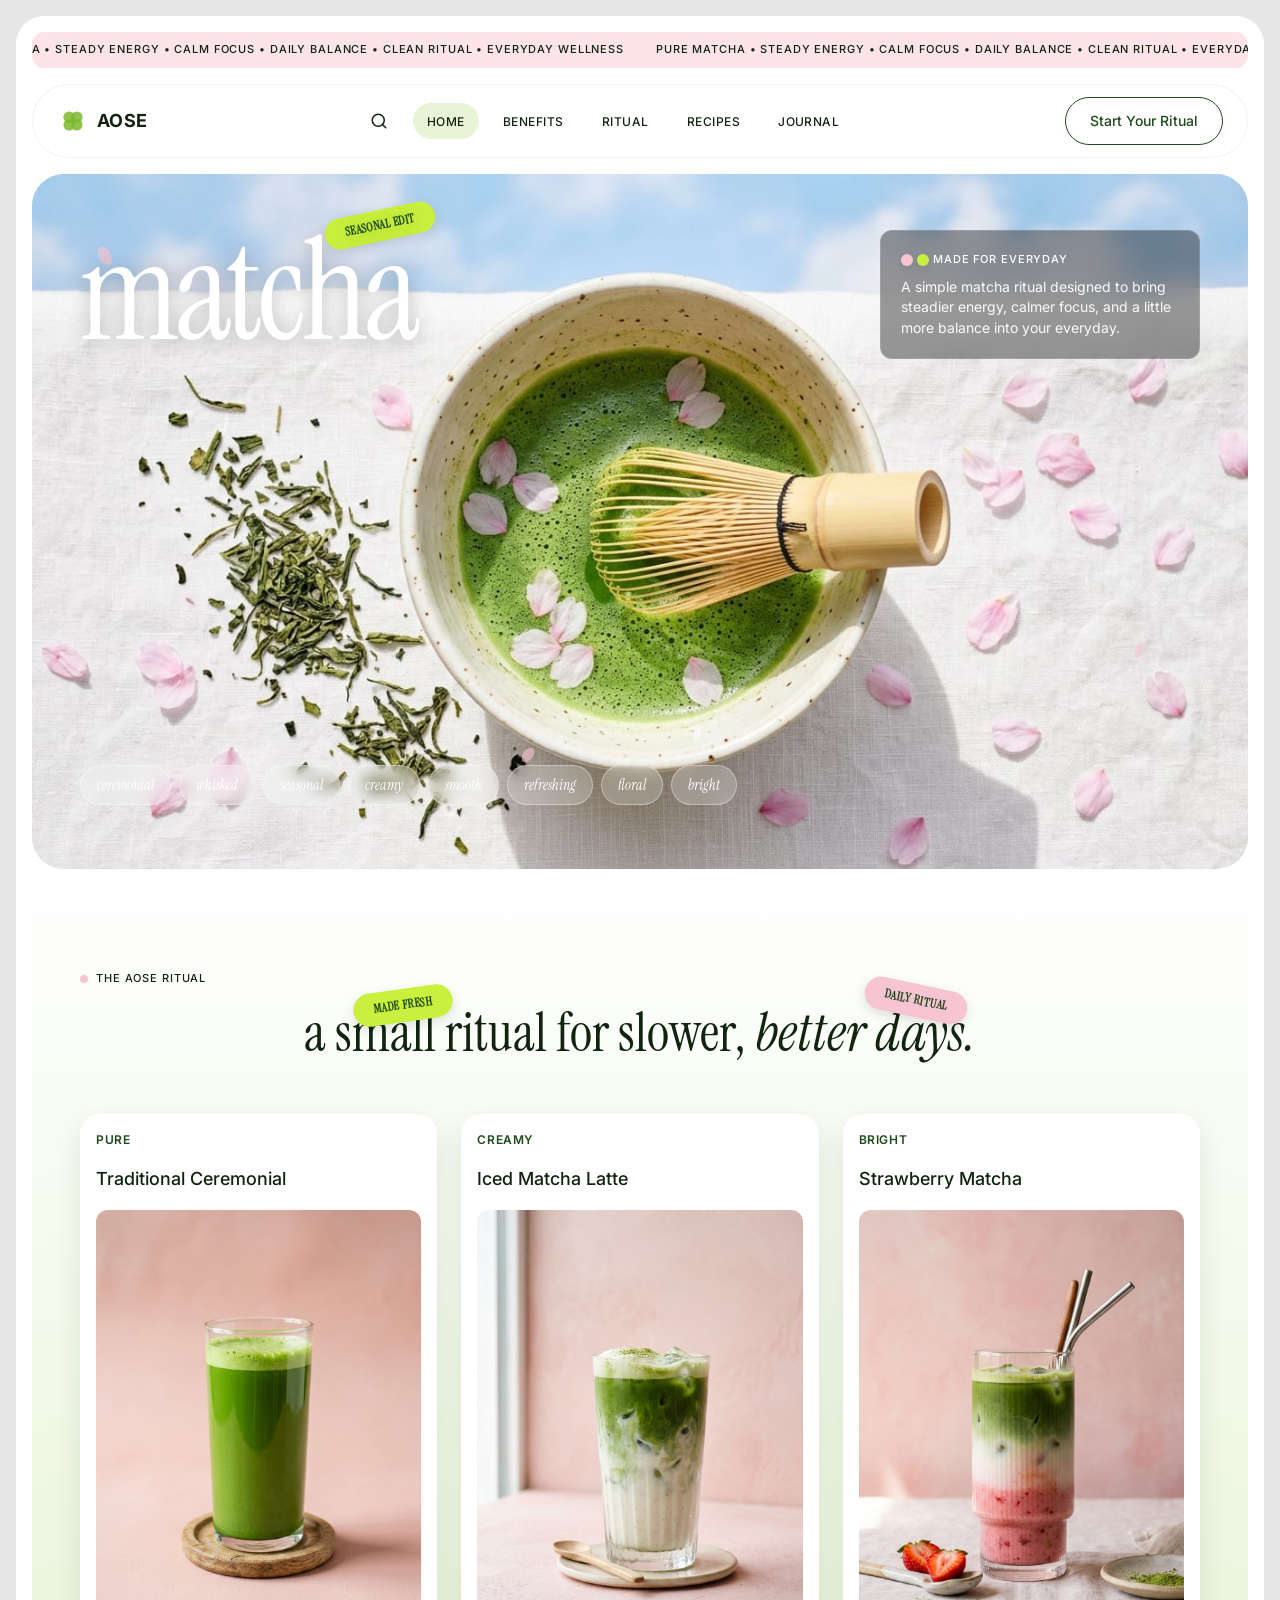
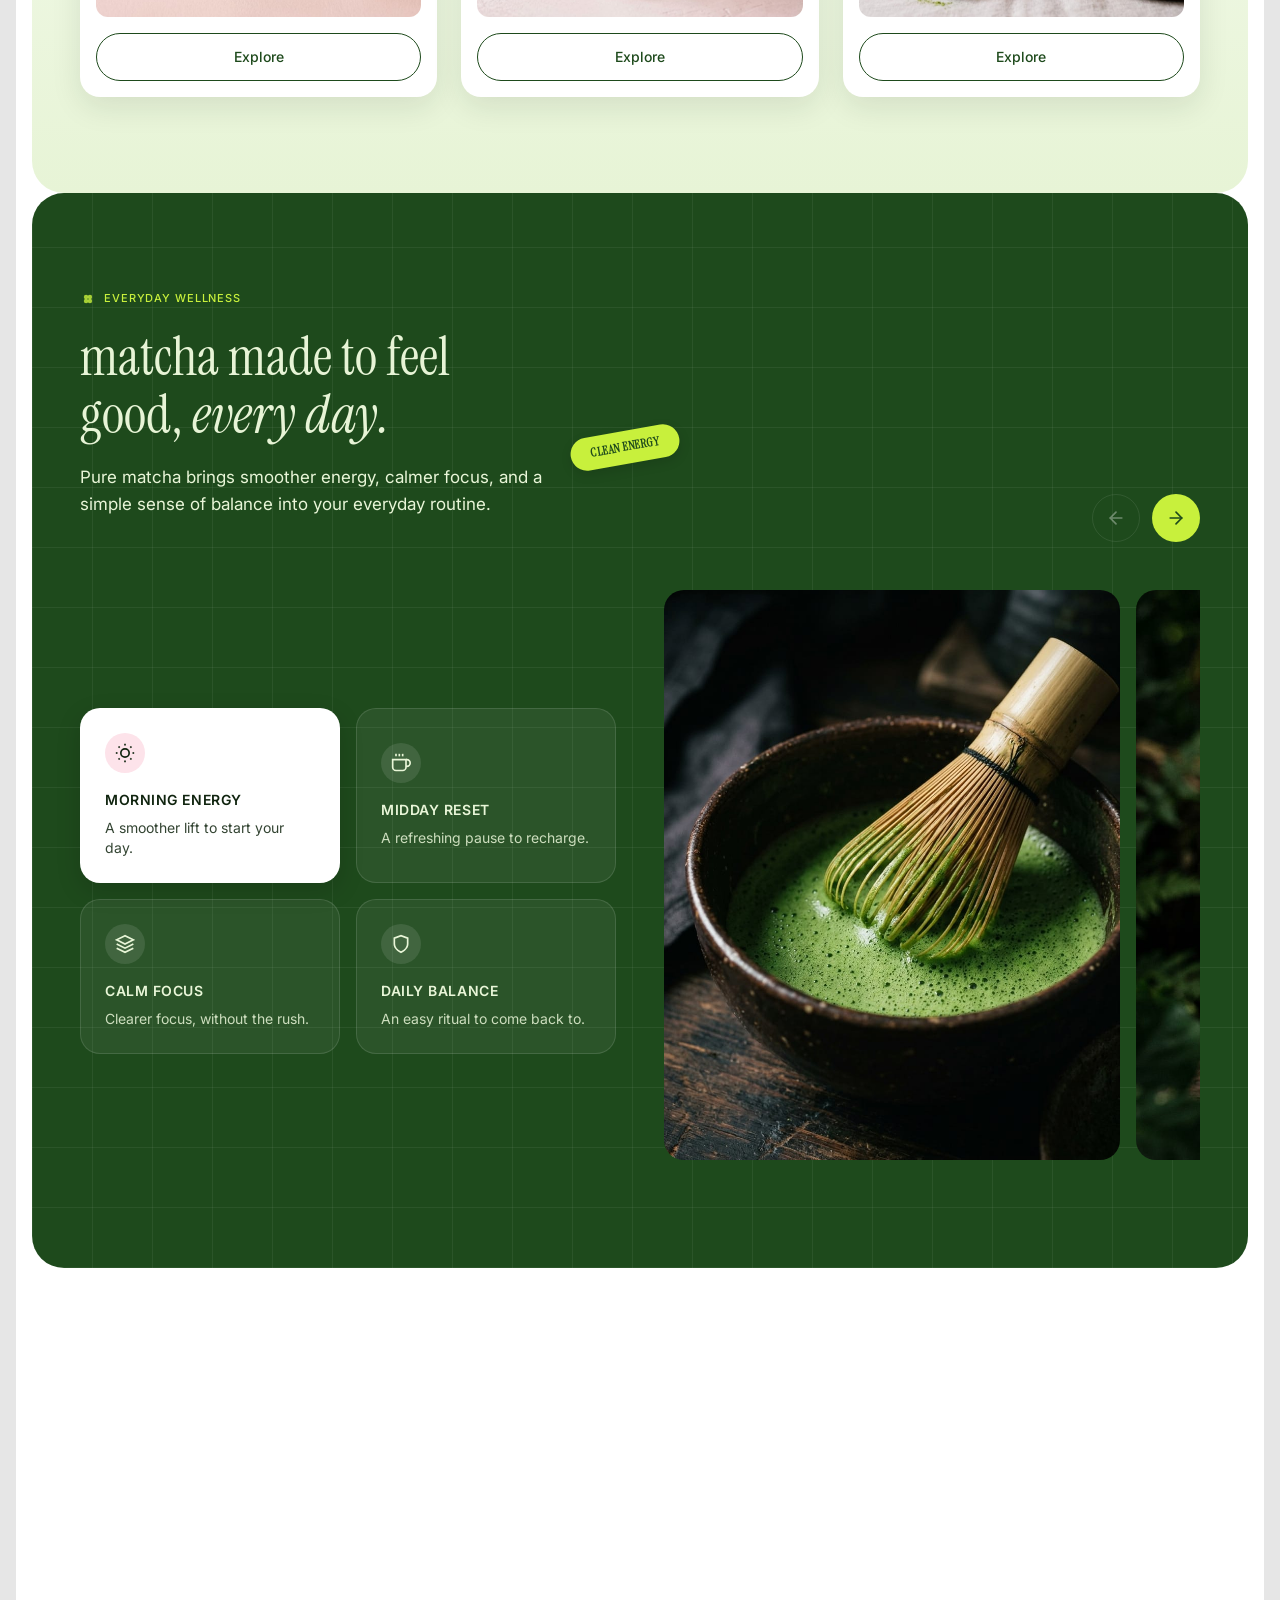
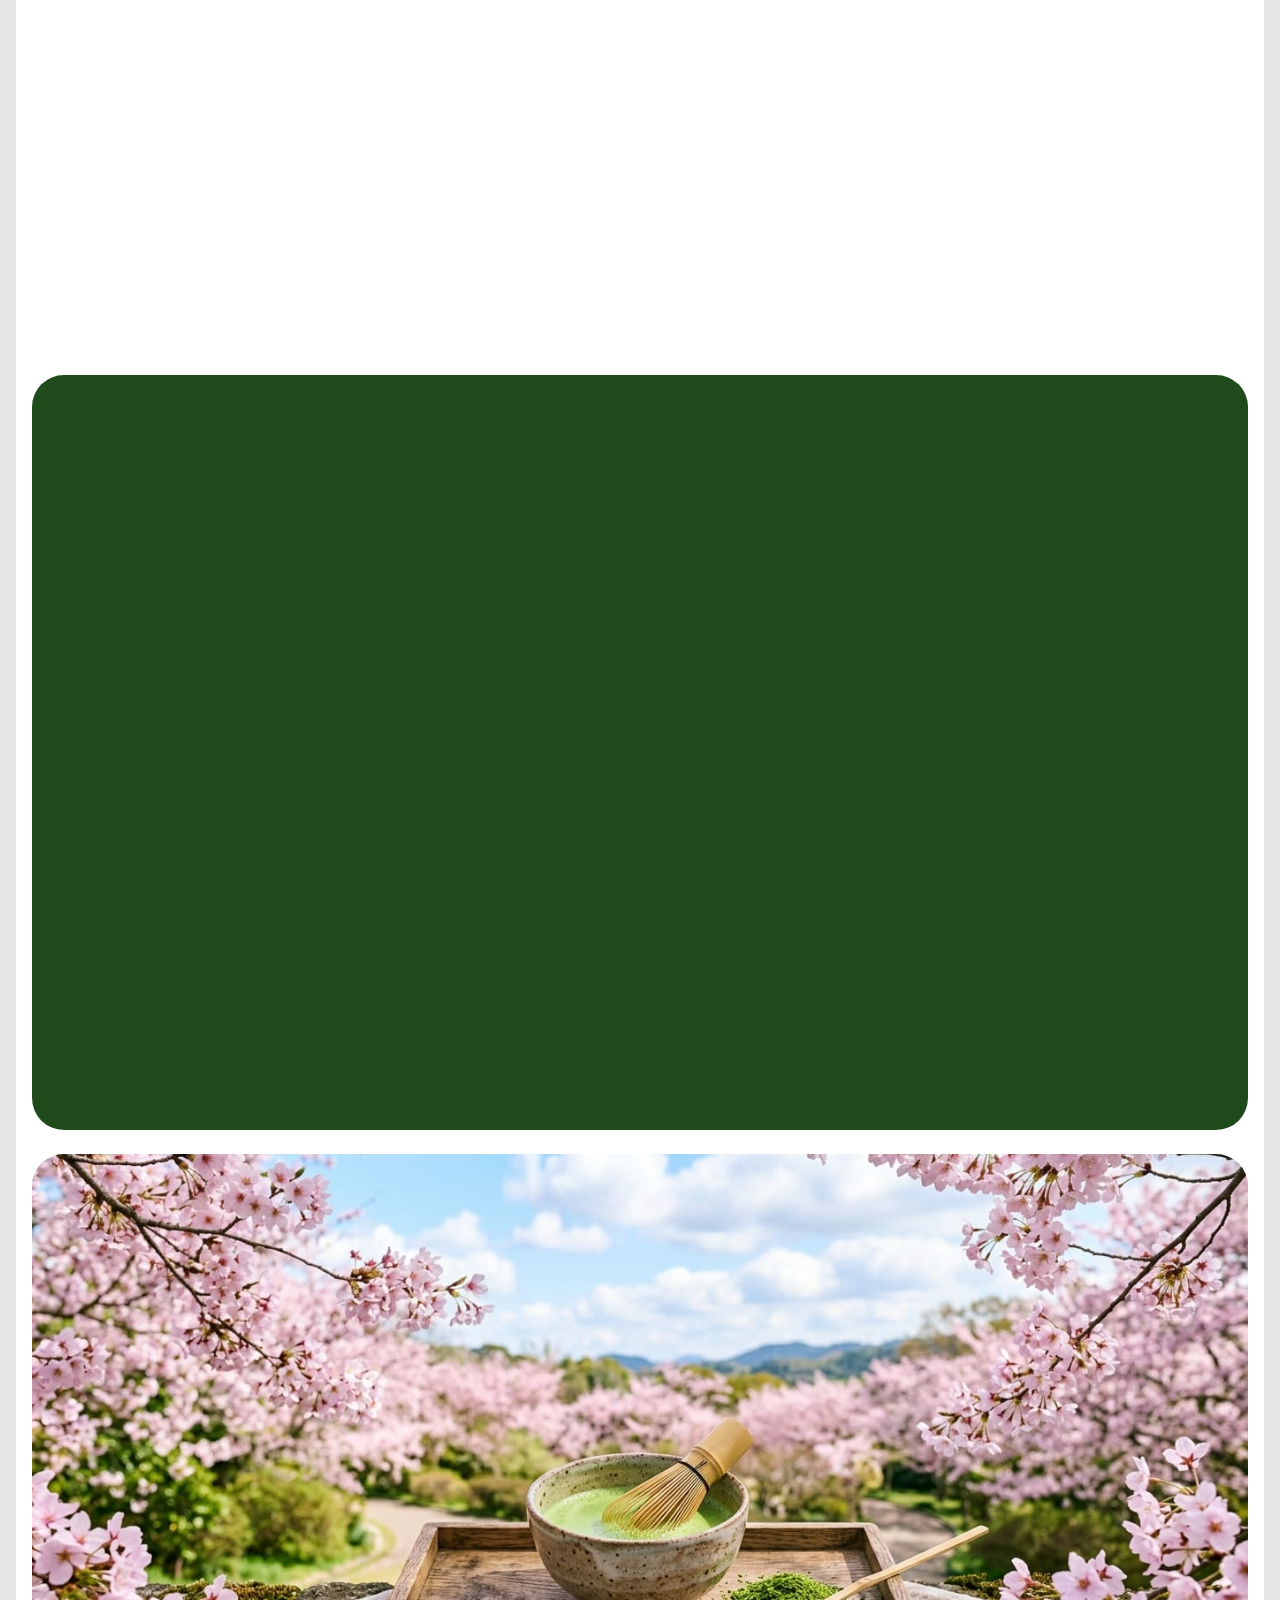
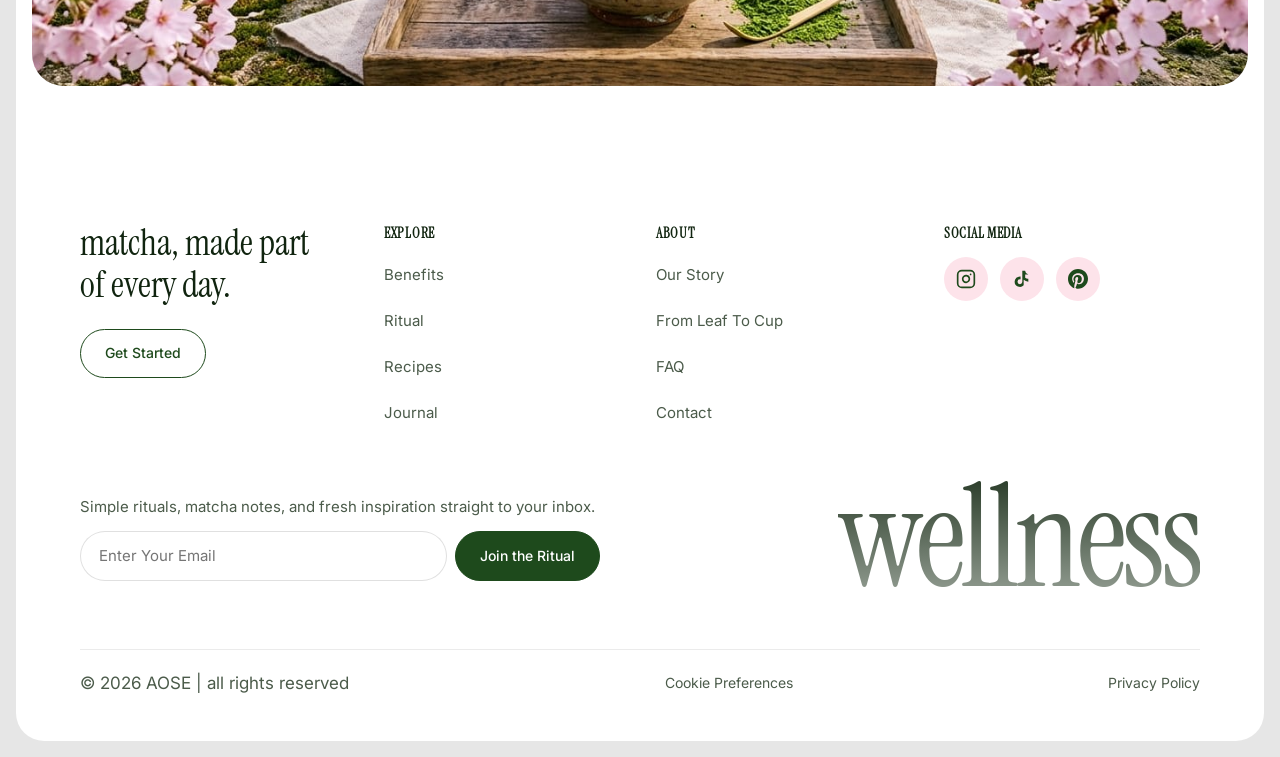
<file: index.html>
<!DOCTYPE html>
<html lang="en">
<head>
  <meta charset="UTF-8">
  <meta name="viewport" content="width=device-width, initial-scale=1">
  <title>AOSE — Pure Matcha for Everyday Wellness</title>
  <meta name="description" content="AOSE is a pure matcha ritual designed for everyday wellness. Discover ceremonial-grade matcha for steadier energy, calmer focus, and natural balance.">
  <meta name="theme-color" content="#1E4A1C">
  <meta name="color-scheme" content="light">
  <link rel="canonical" href="https://aose.com/">

  <!-- Open Graph -->
  <meta property="og:type" content="website">
  <meta property="og:url" content="https://aose.com/">
  <meta property="og:title" content="AOSE — Pure Matcha for Everyday Wellness">
  <meta property="og:description" content="A simple matcha ritual designed to bring steadier energy, calmer focus, and a little more balance into your everyday.">
  <meta property="og:image" content="https://aose.com/assets/images/hero.jpg">
  <meta property="og:image:width" content="1200">
  <meta property="og:image:height" content="630">

  <!-- Twitter Card -->
  <meta name="twitter:card" content="summary_large_image">
  <meta name="twitter:title" content="AOSE — Pure Matcha for Everyday Wellness">
  <meta name="twitter:description" content="A simple matcha ritual designed to bring steadier energy, calmer focus, and a little more balance into your everyday.">
  <meta name="twitter:image" content="https://aose.com/assets/images/hero.jpg">

  <!-- Favicon -->
  <link rel="icon" href="favicon.svg" type="image/svg+xml">
  <link rel="apple-touch-icon" href="favicon.svg">
  <link rel="manifest" href="site.webmanifest">

  <!-- Google Fonts -->
  <link rel="preconnect" href="https://fonts.googleapis.com">
  <link rel="preconnect" href="https://fonts.gstatic.com" crossorigin>
  <link rel="preload" href="https://fonts.googleapis.com/css2?family=Instrument+Serif:ital@0;1&family=Inter:wght@400;500;600;700&display=swap&subset=latin" as="style">
  <link rel="stylesheet" href="https://fonts.googleapis.com/css2?family=Instrument+Serif:ital@0;1&family=Inter:wght@400;500;600;700&display=swap&subset=latin">

  <!-- Hero Image Preload -->
  <link rel="preload" as="image" href="assets/images/hero.jpg" fetchpriority="high">

  <!-- Stylesheet -->
  <link rel="stylesheet" href="css/styles.css">

  <!-- JSON-LD Structured Data -->
  <script type="application/ld+json">
  {
    "@context": "https://schema.org",
    "@graph": [
      {
        "@type": "Organization",
        "@id": "https://aose.com/#organization",
        "name": "AOSE",
        "url": "https://aose.com",
        "logo": "https://aose.com/favicon.svg",
        "description": "Pure matcha for everyday wellness.",
        "sameAs": [
          "https://instagram.com/aose",
          "https://tiktok.com/@aose",
          "https://pinterest.com/aose"
        ]
      },
      {
        "@type": "WebSite",
        "@id": "https://aose.com/#website",
        "url": "https://aose.com",
        "name": "AOSE",
        "publisher": { "@id": "https://aose.com/#organization" }
      }
    ]
  }
  </script>

  <!-- Main JS (deferred module) -->
  <script type="module" src="js/main.js"></script>
</head>
<body>
  <a class="skip-link" href="#main">Skip to main content</a>

  <div class="page-wrapper">
    <div class="page-frame">

      <!-- ============================
           0. Announcement Bar
           ============================ -->
      <div class="announcement" role="marquee" aria-label="Brand highlights">
        <div class="announcement__track">
          <span class="announcement__content">PURE MATCHA &bull; STEADY ENERGY &bull; CALM FOCUS &bull; DAILY BALANCE &bull; CLEAN RITUAL &bull; EVERYDAY WELLNESS</span>
          <span class="announcement__content" aria-hidden="true">PURE MATCHA &bull; STEADY ENERGY &bull; CALM FOCUS &bull; DAILY BALANCE &bull; CLEAN RITUAL &bull; EVERYDAY WELLNESS</span>
        </div>
      </div>

      <!-- ============================
           1. Header
           ============================ -->
      <header class="header" role="banner">
        <div class="header__inner">
          <a href="/" class="header__logo" aria-label="AOSE home">
            <svg class="header__logo-icon" width="32" height="32" viewBox="0 0 100 100" aria-hidden="true" focusable="false">
              <circle cx="38" cy="38" r="18" fill="#7DB92E" opacity="0.85"/>
              <circle cx="62" cy="38" r="18" fill="#7DB92E" opacity="0.85"/>
              <circle cx="38" cy="62" r="18" fill="#7DB92E" opacity="0.85"/>
              <circle cx="62" cy="62" r="18" fill="#7DB92E" opacity="0.85"/>
            </svg>
            <span class="header__logo-text">AOSE</span>
          </a>

          <nav class="header__nav" aria-label="Primary">
            <button class="header__search" type="button" aria-label="Search">
              <svg width="18" height="18" viewBox="0 0 24 24" fill="none" stroke="currentColor" stroke-width="2" stroke-linecap="round" stroke-linejoin="round" aria-hidden="true" focusable="false">
                <circle cx="11" cy="11" r="8"/>
                <path d="M21 21l-4.35-4.35"/>
              </svg>
            </button>
            <a href="/" class="header__nav-link header__nav-link--active" aria-current="page">Home</a>
            <a href="#wellness-title" class="header__nav-link">Benefits</a>
            <a href="#ritual-title" class="header__nav-link">Ritual</a>
            <a href="#steps-title" class="header__nav-link">Recipes</a>
            <a href="#leaf-title" class="header__nav-link">Journal</a>
          </nav>

          <a href="#footer-newsletter" class="header__cta pill-btn pill-btn--outline">Start Your Ritual</a>

          <button class="header__mobile-toggle" type="button" aria-expanded="false" aria-controls="mobile-nav" aria-label="Open menu">
            <span></span>
            <span></span>
            <span></span>
          </button>
        </div>

        <nav class="header__mobile-nav" id="mobile-nav" aria-label="Mobile navigation">
          <a href="/" class="header__nav-link header__nav-link--active" aria-current="page">Home</a>
          <a href="#wellness-title" class="header__nav-link">Benefits</a>
          <a href="#ritual-title" class="header__nav-link">Ritual</a>
          <a href="#steps-title" class="header__nav-link">Recipes</a>
          <a href="#leaf-title" class="header__nav-link">Journal</a>
          <a href="#footer-newsletter" class="pill-btn pill-btn--outline" style="width:100%;justify-content:center;">Start Your Ritual</a>
        </nav>
      </header>

      <!-- ============================
           2. Hero
           ============================ -->
      <main id="main" tabindex="-1">
        <section class="hero" aria-labelledby="hero-title">
          <img
            class="hero__media"
            src="assets/images/hero.jpg"
            alt="Ceramic matcha bowl filled with vivid green frothy matcha, bamboo whisk, scattered tea leaves and pink cherry blossom petals under a bright blue sky"
            width="1600"
            height="900"
            fetchpriority="high"
            decoding="async"
          >

          <!-- Floating petals -->
          <div class="hero__petals" aria-hidden="true">
            <svg class="hero__petal" style="top:10%;left:5%;width:24px;" viewBox="0 0 24 24" fill="#F6C4D2" opacity="0.7"><ellipse cx="12" cy="12" rx="6" ry="10" transform="rotate(-30 12 12)"/></svg>
            <svg class="hero__petal" style="top:20%;right:15%;width:18px;" viewBox="0 0 24 24" fill="#F6C4D2" opacity="0.5"><ellipse cx="12" cy="12" rx="5" ry="9" transform="rotate(15 12 12)"/></svg>
            <svg class="hero__petal" style="top:60%;left:12%;width:20px;" viewBox="0 0 24 24" fill="#FDE3EA" opacity="0.6"><ellipse cx="12" cy="12" rx="6" ry="10" transform="rotate(-45 12 12)"/></svg>
            <svg class="hero__petal" style="bottom:30%;right:8%;width:22px;" viewBox="0 0 24 24" fill="#F6C4D2" opacity="0.5"><ellipse cx="12" cy="12" rx="5" ry="9" transform="rotate(20 12 12)"/></svg>
            <svg class="hero__petal" style="top:40%;left:80%;width:16px;" viewBox="0 0 24 24" fill="#FDE3EA" opacity="0.4"><ellipse cx="12" cy="12" rx="5" ry="8" transform="rotate(-10 12 12)"/></svg>
            <svg class="hero__petal" style="bottom:15%;left:40%;width:20px;" viewBox="0 0 24 24" fill="#F6C4D2" opacity="0.6"><ellipse cx="12" cy="12" rx="6" ry="10" transform="rotate(35 12 12)"/></svg>
          </div>

          <div class="hero__content">
            <div class="hero__top">
              <h1 id="hero-title" class="hero__title">
                matcha
                <span class="hero__sticker sticker sticker--lime" aria-hidden="true">seasonal edit</span>
              </h1>

              <div class="hero__info">
                <p class="hero__info-label">
                  <span class="sticker sticker--pink" style="width:12px;height:12px;padding:0;display:inline-block;border-radius:50%;margin-right:4px;" aria-hidden="true"></span>
                  <span class="sticker sticker--lime" style="width:12px;height:12px;padding:0;display:inline-block;border-radius:50%;margin-right:4px;" aria-hidden="true"></span>
                  Made for everyday
                </p>
                <p class="hero__info-text">A simple matcha ritual designed to bring steadier energy, calmer focus, and a little more balance into your everyday.</p>
              </div>
            </div>

            <ul class="hero__tags" role="list">
              <li class="hero__tag"><em>ceremonial</em></li>
              <li class="hero__tag"><em>whisked</em></li>
              <li class="hero__tag"><em>seasonal</em></li>
              <li class="hero__tag"><em>creamy</em></li>
              <li class="hero__tag"><em>smooth</em></li>
              <li class="hero__tag"><em>refreshing</em></li>
              <li class="hero__tag"><em>floral</em></li>
              <li class="hero__tag"><em>bright</em></li>
            </ul>
          </div>
        </section>

        <!-- ============================
             3. Ritual Intro + Product Cards
             ============================ -->
        <section class="ritual reveal" aria-labelledby="ritual-title">
          <div class="container">
            <p class="eyebrow ritual__eyebrow">
              <span class="eyebrow__dot" aria-hidden="true"></span>
              The AOSE Ritual
            </p>
            <h2 id="ritual-title" class="ritual__title">
              a small ritual for slower, <em>better days.</em>
              <span class="ritual__sticker sticker sticker--pink" aria-hidden="true" style="transform:rotate(12deg)">daily ritual</span>
              <span class="ritual__sticker sticker sticker--lime" aria-hidden="true" style="transform:rotate(-8deg);left:15%;top:-15px;right:auto;">made fresh</span>
            </h2>

            <div class="ritual__cards">
              <!-- Card 1: Pure -->
              <article class="ritual__card">
                <p class="ritual__card-badge">Pure</p>
                <p class="ritual__card-subtitle">Traditional Ceremonial</p>
                <div class="ritual__card-image">
                  <img
                    src="assets/images/product-pure.jpg"
                    alt="Glass of vibrant green ceremonial matcha on a wooden coaster with a soft pink backdrop"
                    width="400"
                    height="500"
                    loading="lazy"
                    decoding="async"
                  >
                </div>
                <a href="#" class="ritual__card-btn pill-btn pill-btn--outline">Explore</a>
              </article>

              <!-- Card 2: Creamy -->
              <article class="ritual__card">
                <p class="ritual__card-badge">Creamy</p>
                <p class="ritual__card-subtitle">Iced Matcha Latte</p>
                <div class="ritual__card-image">
                  <img
                    src="assets/images/product-creamy.jpg"
                    alt="Layered iced matcha latte in a tall glass showing green and white milk layers"
                    width="400"
                    height="500"
                    loading="lazy"
                    decoding="async"
                  >
                </div>
                <a href="#" class="ritual__card-btn pill-btn pill-btn--outline">Explore</a>
              </article>

              <!-- Card 3: Bright -->
              <article class="ritual__card">
                <p class="ritual__card-badge">Bright</p>
                <p class="ritual__card-subtitle">Strawberry Matcha</p>
                <div class="ritual__card-image">
                  <img
                    src="assets/images/product-bright.jpg"
                    alt="Strawberry matcha layered drink with pink and green gradients in a clear glass"
                    width="400"
                    height="500"
                    loading="lazy"
                    decoding="async"
                  >
                </div>
                <a href="#" class="ritual__card-btn pill-btn pill-btn--outline">Explore</a>
              </article>
            </div>
          </div>
        </section>

        <!-- ============================
             4. Everyday Wellness (dark green)
             ============================ -->
        <section class="wellness reveal" aria-labelledby="wellness-title">
          <div class="container">
            <div class="wellness__header">
              <div class="wellness__header-text">
                <p class="eyebrow wellness__eyebrow">
                  <svg class="eyebrow__icon" width="16" height="16" viewBox="0 0 100 100" aria-hidden="true" focusable="false">
                    <circle cx="38" cy="38" r="14" fill="currentColor" opacity="0.8"/>
                    <circle cx="62" cy="38" r="14" fill="currentColor" opacity="0.8"/>
                    <circle cx="38" cy="62" r="14" fill="currentColor" opacity="0.8"/>
                    <circle cx="62" cy="62" r="14" fill="currentColor" opacity="0.8"/>
                  </svg>
                  Everyday Wellness
                </p>
                <h2 id="wellness-title" class="wellness__title">
                  matcha made to feel good, <em>every day.</em>
                  <span class="wellness__sticker sticker sticker--lime" aria-hidden="true">clean energy</span>
                </h2>
                <p class="wellness__text">Pure matcha brings smoother energy, calmer focus, and a simple sense of balance into your everyday routine.</p>
              </div>
              <div class="wellness__arrows">
                <button class="wellness__arrow wellness__arrow--prev" type="button" aria-label="Previous slide" disabled>
                  <svg width="20" height="20" viewBox="0 0 24 24" fill="none" stroke="currentColor" stroke-width="2" stroke-linecap="round" stroke-linejoin="round" aria-hidden="true" focusable="false">
                    <path d="M19 12H5"/>
                    <path d="M12 19l-7-7 7-7"/>
                  </svg>
                </button>
                <button class="wellness__arrow wellness__arrow--next" type="button" aria-label="Next slide">
                  <svg width="20" height="20" viewBox="0 0 24 24" fill="none" stroke="currentColor" stroke-width="2" stroke-linecap="round" stroke-linejoin="round" aria-hidden="true" focusable="false">
                    <path d="M5 12h14"/>
                    <path d="M12 5l7 7-7 7"/>
                  </svg>
                </button>
              </div>
            </div>

            <div class="wellness__grid">
              <div class="wellness__left">
                <div class="wellness__features" role="tablist" aria-label="Wellness benefits">
                  <button class="wellness__feature wellness__feature--active" role="tab" aria-selected="true" tabindex="0">
                    <div class="wellness__feature-icon" aria-hidden="true">
                      <svg width="20" height="20" viewBox="0 0 24 24" fill="none" stroke="currentColor" stroke-width="2" aria-hidden="true" focusable="false">
                        <circle cx="12" cy="12" r="5"/>
                        <line x1="12" y1="1" x2="12" y2="3"/>
                        <line x1="12" y1="21" x2="12" y2="23"/>
                        <line x1="4.22" y1="4.22" x2="5.64" y2="5.64"/>
                        <line x1="18.36" y1="18.36" x2="19.78" y2="19.78"/>
                        <line x1="1" y1="12" x2="3" y2="12"/>
                        <line x1="21" y1="12" x2="23" y2="12"/>
                        <line x1="4.22" y1="19.78" x2="5.64" y2="18.36"/>
                        <line x1="18.36" y1="5.64" x2="19.78" y2="4.22"/>
                      </svg>
                    </div>
                    <p class="wellness__feature-title">Morning Energy</p>
                    <p class="wellness__feature-text">A smoother lift to start your day.</p>
                  </button>

                  <button class="wellness__feature" role="tab" aria-selected="false" tabindex="-1">
                    <div class="wellness__feature-icon" aria-hidden="true">
                      <svg width="20" height="20" viewBox="0 0 24 24" fill="none" stroke="currentColor" stroke-width="2" aria-hidden="true" focusable="false">
                        <path d="M18 8h1a4 4 0 010 8h-1"/>
                        <path d="M2 8h16v9a4 4 0 01-4 4H6a4 4 0 01-4-4V8z"/>
                        <line x1="6" y1="1" x2="6" y2="4"/>
                        <line x1="10" y1="1" x2="10" y2="4"/>
                        <line x1="14" y1="1" x2="14" y2="4"/>
                      </svg>
                    </div>
                    <p class="wellness__feature-title">Midday Reset</p>
                    <p class="wellness__feature-text">A refreshing pause to recharge.</p>
                  </button>

                  <button class="wellness__feature" role="tab" aria-selected="false" tabindex="-1">
                    <div class="wellness__feature-icon" aria-hidden="true">
                      <svg width="20" height="20" viewBox="0 0 24 24" fill="none" stroke="currentColor" stroke-width="2" aria-hidden="true" focusable="false">
                        <path d="M12 2L2 7l10 5 10-5-10-5z"/>
                        <path d="M2 17l10 5 10-5"/>
                        <path d="M2 12l10 5 10-5"/>
                      </svg>
                    </div>
                    <p class="wellness__feature-title">Calm Focus</p>
                    <p class="wellness__feature-text">Clearer focus, without the rush.</p>
                  </button>

                  <button class="wellness__feature" role="tab" aria-selected="false" tabindex="-1">
                    <div class="wellness__feature-icon" aria-hidden="true">
                      <svg width="20" height="20" viewBox="0 0 24 24" fill="none" stroke="currentColor" stroke-width="2" aria-hidden="true" focusable="false">
                        <path d="M12 22s8-4 8-10V5l-8-3-8 3v7c0 6 8 10 8 10z"/>
                      </svg>
                    </div>
                    <p class="wellness__feature-title">Daily Balance</p>
                    <p class="wellness__feature-text">An easy ritual to come back to.</p>
                  </button>
                </div>
              </div>

              <div class="wellness__right">
                <div class="wellness__carousel" tabindex="0" aria-label="Wellness imagery" role="region" aria-roledescription="carousel" style="scroll-snap-type:x mandatory;">
                  <div class="wellness__slide" role="group" aria-roledescription="slide" aria-label="1 of 4" style="scroll-snap-align:start;">
                    <img
                      src="assets/images/wellness-whisk.jpg"
                      alt="Close-up of a bamboo whisk in a bowl of frothy green matcha"
                      width="600"
                      height="800"
                      loading="lazy"
                      decoding="async"
                    >
                  </div>
                  <div class="wellness__slide" role="group" aria-roledescription="slide" aria-label="2 of 4" style="scroll-snap-align:start;">
                    <img
                      src="assets/images/wellness-iced.jpg"
                      alt="Iced green matcha drink in a glass with condensation and a metal straw"
                      width="600"
                      height="800"
                      loading="lazy"
                      decoding="async"
                    >
                  </div>
                  <div class="wellness__slide" role="group" aria-roledescription="slide" aria-label="3 of 4" style="scroll-snap-align:start;">
                    <img
                      src="assets/images/product-pure.jpg"
                      alt="Pure green matcha in a clear glass on a wooden coaster"
                      width="600"
                      height="800"
                      loading="lazy"
                      decoding="async"
                    >
                  </div>
                  <div class="wellness__slide" role="group" aria-roledescription="slide" aria-label="4 of 4" style="scroll-snap-align:start;">
                    <img
                      src="assets/images/product-creamy.jpg"
                      alt="Creamy iced matcha latte with layers of green and white"
                      width="600"
                      height="800"
                      loading="lazy"
                      decoding="async"
                    >
                  </div>
                </div>
              </div>
            </div>
          </div>
        </section>

        <!-- ============================
             5. Keep It Simple — 4 Steps
             ============================ -->
        <section class="steps reveal" aria-labelledby="steps-title">
          <div class="container">
            <p class="eyebrow steps__eyebrow">
              <span class="eyebrow__dot" aria-hidden="true"></span>
              Keep It Simple
            </p>
            <h2 id="steps-title" class="steps__title">
              a better matcha ritual, <em>in four simple steps</em>
              <span class="steps__sticker sticker sticker--pink" aria-hidden="true" style="transform:rotate(-15deg)">step by step</span>
              <span class="steps__sticker sticker sticker--lime" aria-hidden="true" style="transform:rotate(10deg);right:15%;left:auto;top:-25px;">easy</span>
            </h2>
            <p class="steps__subtitle">A simple routine for making matcha part of your everyday.</p>

            <ol class="steps__list">
              <li class="steps__item">
                <div class="steps__item-header">
                  <span class="steps__number">1</span>
                  <span class="steps__word">scoop</span>
                </div>
                <div class="steps__band">
                  <img
                    src="assets/images/nature-whisk-powder.jpg"
                    alt="Bamboo scoop with bright green matcha powder"
                    width="500"
                    height="300"
                    loading="lazy"
                    decoding="async"
                  >
                  <p class="steps__caption">Measure a scoop of vibrant matcha powder into your favourite bowl or cup.</p>
                </div>
              </li>

              <li class="steps__item">
                <div class="steps__item-header">
                  <span class="steps__number">2</span>
                  <span class="steps__word">pour</span>
                </div>
                <div class="steps__band">
                  <img
                    src="assets/images/product-pure.jpg"
                    alt="Water being poured over matcha powder"
                    width="500"
                    height="300"
                    loading="lazy"
                    decoding="async"
                  >
                  <p class="steps__caption">Add a small splash of hot water, just enough to form a smooth, vivid paste.</p>
                </div>
              </li>

              <li class="steps__item steps__item--active">
                <div class="steps__item-header">
                  <span class="steps__number">3</span>
                  <span class="steps__word"><em>whisk</em></span>
                </div>
                <div class="steps__band">
                  <img
                    src="assets/images/step-whisk.jpg"
                    alt="Bamboo whisk creating froth in a bowl of bright green matcha"
                    width="500"
                    height="300"
                    loading="lazy"
                    decoding="async"
                  >
                  <p class="steps__caption">Whisk gently until the texture turns smooth, light, and softly frothy.</p>
                </div>
              </li>

              <li class="steps__item">
                <div class="steps__item-header">
                  <span class="steps__number">4</span>
                  <span class="steps__word">enjoy</span>
                </div>
                <div class="steps__band">
                  <img
                    src="assets/images/balance-latte.jpg"
                    alt="A finished matcha latte ready to enjoy"
                    width="500"
                    height="300"
                    loading="lazy"
                    decoding="async"
                  >
                  <p class="steps__caption">Sip slowly and let the calm, steady energy settle into your day.</p>
                </div>
              </li>
            </ol>
          </div>
        </section>

        <!-- ============================
             6. Pure by Nature
             ============================ -->
        <section class="nature reveal" aria-labelledby="nature-title">
          <div class="nature__image">
            <img
              src="assets/images/nature-whisk-powder.jpg"
              alt="Bamboo whisk beside a scattered pile of bright green matcha powder on a white background"
              width="800"
              height="533"
              loading="lazy"
              decoding="async"
            >
          </div>
          <div class="nature__content">
            <p class="eyebrow nature__eyebrow">
              <span class="eyebrow__dot" aria-hidden="true"></span>
              Pure by Nature
            </p>
            <h2 id="nature-title" class="nature__title">
              simple by nature, <em>powerful in every cup.</em>
              <span class="nature__sticker sticker sticker--pink" aria-hidden="true" style="transform:rotate(10deg)">natural</span>
              <span class="nature__sticker sticker sticker--lime" aria-hidden="true" style="transform:rotate(-8deg);right:auto;left:0;top:-25px;">whole leaf</span>
            </h2>
            <div>
              <div class="nature__thumb">
                <img
                  src="assets/images/nature-iced.jpg"
                  alt="Iced matcha on a pink backdrop"
                  width="140"
                  height="140"
                  loading="lazy"
                  decoding="async"
                >
              </div>
              <p class="nature__text">Pure matcha keeps things refreshingly simple. Whole tea leaves are finely ground into a vibrant powder, bringing their naturally occurring caffeine, L-theanine, and plant compounds directly into every cup.</p>
            </div>
          </div>
        </section>

        <!-- ============================
             7. Balance Showcase
             ============================ -->
        <section class="balance reveal" aria-labelledby="balance-heading">
          <h2 id="balance-heading" class="visually-hidden">Balance in every cup</h2>

          <div class="balance__left">
            <div class="balance__photo">
              <img
                src="assets/images/balance-latte.jpg"
                alt="Matcha latte with beautiful green latte art in a white ceramic cup"
                width="280"
                height="210"
                loading="lazy"
                decoding="async"
              >
            </div>
            <p class="balance__caption">The result is a ritual that feels as good as it tastes: smooth energy, a calmer sense of focus, and an easy way to bring a little more balance into the everyday.</p>
          </div>

          <span class="balance__word gradient-word" aria-hidden="true">balance</span>

          <div class="balance__cutout" aria-hidden="true">
            <img
              src="assets/images/balance-sieve.jpg"
              alt=""
              width="300"
              height="400"
              loading="lazy"
              decoding="async"
              style="transform:rotate(-5deg);"
            >
          </div>
        </section>

        <!-- ============================
             8. From Leaf to Cup (dark green)
             ============================ -->
        <section class="leaf reveal" aria-labelledby="leaf-title">
          <div class="container">
            <p class="eyebrow leaf__eyebrow">
              <svg class="eyebrow__icon" width="16" height="16" viewBox="0 0 100 100" aria-hidden="true" focusable="false">
                <circle cx="38" cy="38" r="14" fill="currentColor" opacity="0.8"/>
                <circle cx="62" cy="38" r="14" fill="currentColor" opacity="0.8"/>
                <circle cx="38" cy="62" r="14" fill="currentColor" opacity="0.8"/>
                <circle cx="62" cy="62" r="14" fill="currentColor" opacity="0.8"/>
              </svg>
              From Leaf to Cup
            </p>
            <h2 id="leaf-title" class="leaf__title">
              grown slowly under careful shade, <em>kept simple.</em>
              <span class="leaf__sticker sticker sticker--lime" aria-hidden="true" style="transform:rotate(12deg)">shade grown</span>
              <span class="leaf__sticker sticker sticker--pink" aria-hidden="true" style="transform:rotate(-10deg);right:auto;left:25%;top:-20px;">stone ground</span>
            </h2>

            <div class="wellness__grid">
              <div>
                <ul class="leaf__list" role="list">
                  <li>Carefully Grown Under Shade</li>
                  <li>Made From Whole Leaves</li>
                  <li>Slowly Ground Into Powder</li>
                </ul>
              </div>
              <div class="leaf__text-col">
                <p class="leaf__text">Great matcha begins long before it reaches the bowl. Tea leaves are grown under careful shade, helping develop their vibrant colour, smooth character, and naturally rich flavour.</p>
                <p class="leaf__text" style="margin-top:16px;">Once harvested, the leaves are gently processed and slowly ground into a fine powder, keeping matcha close to its simplest form: whole, vibrant, and naturally pure.</p>
              </div>
            </div>

            <div class="leaf__cards">
              <!-- Shade Grown -->
              <div class="leaf__card">
                <div class="leaf__card-icon">
                  <svg width="24" height="24" viewBox="0 0 24 24" fill="none" stroke="currentColor" stroke-width="2" stroke-linecap="round" stroke-linejoin="round" aria-hidden="true" focusable="false">
                    <path d="M17 8C8 10 5.9 16.17 3.82 21.34l1.89.66L7 19"/>
                    <path d="M2 2s4.74 3 7.5 3C12.25 5 15 2 15 2s2.13 3.21 3.29 4.57C19.45 7.93 22 10 22 10s-3.35 1.45-4.93 3.5"/>
                  </svg>
                </div>
                <p class="leaf__card-title">Shade Grown</p>
                <p class="leaf__card-text">Carefully shaded to develop a smoother, richer character.</p>
              </div>

              <!-- Carefully Harvested -->
              <div class="leaf__card">
                <div class="leaf__card-icon">
                  <svg width="24" height="24" viewBox="0 0 24 24" fill="none" stroke="currentColor" stroke-width="2" stroke-linecap="round" stroke-linejoin="round" aria-hidden="true" focusable="false">
                    <path d="M18 8A6 6 0 006 8c0 7-3 9-3 9h18s-3-2-3-9"/>
                    <path d="M13.73 21a2 2 0 01-3.46 0"/>
                    <path d="M7 8a5 5 0 0110 0"/>
                  </svg>
                </div>
                <p class="leaf__card-title">Carefully Harvested</p>
                <p class="leaf__card-text">Young leaves are selected at their freshest and most vibrant.</p>
              </div>

              <!-- Slowly Stone Ground -->
              <div class="leaf__card">
                <div class="leaf__card-icon">
                  <svg width="24" height="24" viewBox="0 0 24 24" fill="none" stroke="currentColor" stroke-width="2" stroke-linecap="round" stroke-linejoin="round" aria-hidden="true" focusable="false">
                    <circle cx="12" cy="12" r="10"/>
                    <circle cx="12" cy="12" r="3"/>
                    <path d="M12 2v4"/>
                    <path d="M12 18v4"/>
                    <path d="M2 12h4"/>
                    <path d="M18 12h4"/>
                  </svg>
                </div>
                <p class="leaf__card-title">Slowly Stone Ground</p>
                <p class="leaf__card-text">Gently milled for a fine powder, smooth, and silky texture.</p>
              </div>

              <!-- Nothing Unnecessary -->
              <div class="leaf__card">
                <div class="leaf__card-icon">
                  <svg width="24" height="24" viewBox="0 0 24 24" fill="none" stroke="currentColor" stroke-width="2" stroke-linecap="round" stroke-linejoin="round" aria-hidden="true" focusable="false">
                    <path d="M12 22s8-4 8-10V5l-8-3-8 3v7c0 6 8 10 8 10z"/>
                    <path d="M9 12l2 2 4-4"/>
                  </svg>
                </div>
                <p class="leaf__card-title">Nothing Unnecessary</p>
                <p class="leaf__card-text">Pure matcha with no added flavours, colours, or extras.</p>
              </div>
            </div>
          </div>
        </section>

        <!-- ============================
             9. Full-Bleed Image Band
             ============================ -->
        <section class="band reveal" aria-label="Matcha among cherry blossoms">
          <img
            class="band__image"
            src="assets/images/band-blossoms.jpg"
            alt="Ceramic matcha bowl with bamboo whisk surrounded by pink cherry blossoms under a bright blue sky"
            width="1600"
            height="700"
            loading="lazy"
            decoding="async"
          >
        </section>

      </main>

      <!-- ============================
           10. Footer
           ============================ -->
      <footer class="footer" role="contentinfo">
        <div class="footer__top">
          <div class="footer__brand">
            <p class="footer__tagline">matcha, <em>made part of every day.</em></p>
            <a href="#" class="footer__cta pill-btn pill-btn--outline">Get Started</a>
          </div>

          <div class="footer__links">
            <div class="footer__links-group">
              <h3 class="footer__links-title">Explore</h3>
              <a href="#wellness-title" class="footer__link">Benefits</a>
              <a href="#ritual-title" class="footer__link">Ritual</a>
              <a href="#steps-title" class="footer__link">Recipes</a>
              <a href="#leaf-title" class="footer__link">Journal</a>
            </div>
            <div class="footer__links-group">
              <h3 class="footer__links-title">About</h3>
              <a href="#" class="footer__link">Our Story</a>
              <a href="#leaf-title" class="footer__link">From Leaf To Cup</a>
              <a href="#" class="footer__link">FAQ</a>
              <a href="#" class="footer__link">Contact</a>
            </div>
          </div>

          <div class="footer__social-section">
            <h3 class="footer__links-title">Social Media</h3>
            <div class="footer__social">
              <a href="https://instagram.com/aose" class="footer__social-link" aria-label="Follow AOSE on Instagram" rel="noopener noreferrer" target="_blank">
                <svg width="20" height="20" viewBox="0 0 24 24" fill="none" stroke="currentColor" stroke-width="2" stroke-linecap="round" stroke-linejoin="round" aria-hidden="true" focusable="false">
                  <rect x="2" y="2" width="20" height="20" rx="5" ry="5"/>
                  <path d="M16 11.37A4 4 0 1112.63 8 4 4 0 0116 11.37z"/>
                  <line x1="17.5" y1="6.5" x2="17.51" y2="6.5"/>
                </svg>
              </a>
              <a href="https://tiktok.com/@aose" class="footer__social-link" aria-label="Follow AOSE on TikTok" rel="noopener noreferrer" target="_blank">
                <svg width="20" height="20" viewBox="0 0 24 24" fill="currentColor" aria-hidden="true" focusable="false">
                  <path d="M19.59 6.69a4.83 4.83 0 01-3.77-4.25V2h-3.45v13.67a2.89 2.89 0 01-2.88 2.5 2.89 2.89 0 01-2.89-2.89 2.89 2.89 0 012.89-2.89c.28 0 .54.04.79.1v-3.5a6.37 6.37 0 00-.79-.05A6.34 6.34 0 003.15 15.2a6.34 6.34 0 0010.86 4.43V13a8.16 8.16 0 005.58 2.18V11.7a4.83 4.83 0 01-3.77-1.24V6.69h3.77z"/>
                </svg>
              </a>
              <a href="https://pinterest.com/aose" class="footer__social-link" aria-label="Follow AOSE on Pinterest" rel="noopener noreferrer" target="_blank">
                <svg width="20" height="20" viewBox="0 0 24 24" fill="currentColor" aria-hidden="true" focusable="false">
                  <path d="M12 0C5.37 0 0 5.37 0 12c0 5.08 3.15 9.43 7.6 11.21-.1-.95-.19-2.41.04-3.45.21-.94 1.36-5.76 1.36-5.76s-.35-.69-.35-1.71c0-1.6.93-2.8 2.09-2.8.98 0 1.46.74 1.46 1.63 0 .99-.63 2.47-.96 3.85-.27 1.15.58 2.09 1.71 2.09 2.06 0 3.64-2.17 3.64-5.3 0-2.77-1.99-4.71-4.84-4.71-3.3 0-5.23 2.47-5.23 5.02 0 .99.38 2.06.86 2.64.09.11.1.21.08.32-.09.38-.29 1.15-.33 1.31-.05.22-.18.26-.41.16C5.96 15.56 5 13.82 5 12.04 5 8.46 7.57 5.18 12.38 5.18c3.79 0 6.73 2.7 6.73 6.3 0 3.76-2.37 6.79-5.67 6.79-1.11 0-2.15-.58-2.5-1.26l-.68 2.6c-.25.93-.91 2.1-1.36 2.81C10.05 23.54 11 23.75 12 23.75c6.63 0 12-5.37 12-12S18.63 0 12 0z"/>
                </svg>
              </a>
            </div>
          </div>
        </div>

        <div class="footer__newsletter" id="footer-newsletter">
          <div class="footer__newsletter-row">
            <div class="footer__newsletter-info">
              <p class="footer__newsletter-text">Simple rituals, matcha notes, and fresh inspiration straight to your inbox.</p>
              <form class="footer__newsletter-form" novalidate>
                <label for="newsletter-email" class="visually-hidden">Email address</label>
                <input
                  type="email"
                  id="newsletter-email"
                  class="footer__newsletter-input"
                  placeholder="Enter Your Email"
                  autocomplete="email"
                  required
                >
                <button type="submit" class="footer__newsletter-btn pill-btn pill-btn--filled">Join the Ritual</button>
              </form>
              <p class="footer__newsletter-error" id="newsletter-error" role="alert" aria-live="polite"></p>
              <p class="footer__newsletter-success" id="newsletter-success" role="status" aria-live="polite"></p>
            </div>
            <div class="footer__giant-word-container" aria-hidden="true">
              <span class="footer__giant-word gradient-word">wellness</span>
            </div>
          </div>
        </div>

        <div class="footer__legal">
          <p>&copy; 2026 AOSE | all rights reserved</p>
          <a href="#">Cookie Preferences</a>
          <a href="#">Privacy Policy</a>
        </div>
      </footer>

    </div>
  </div>
</body>
</html>
</file>
<file: css/styles.css>
@layer tokens, reset, base, layout, components, sections, utilities, motion;

/* ══════════════════════════════════════════════════════════
   1. DESIGN TOKENS
   ══════════════════════════════════════════════════════════ */
@layer tokens {
  :root {
    --color-bg-page: #E6E6E6;
    --color-surface: #FFFFFF;
    --color-forest: #1E4A1C;
    --color-forest-2: #2B5A28;
    --color-matcha: #7DB92E;
    --color-lime: #C8F03C;
    --color-mint-light: #E7F4D6;
    --color-pink: #F6C4D2;
    --color-pink-pale: #FDE3EA;
    --color-ink: #10240F;
    --color-ink-soft: #4B5B4A;
    --color-on-dark: #E9F6D8;
    
    --radius-sm: 12px;
    --radius-md: 20px;
    --radius-lg: 32px;
    --radius-pill: 999px;
    
    --shadow-card: 0 10px 30px rgba(16, 36, 15, 0.10);
    --shadow-soft: 0 4px 16px rgba(16, 36, 15, 0.06);
    --shadow-lift: 0 20px 40px rgba(16, 36, 15, 0.15);
    
    --font-serif: "Instrument Serif", "Cormorant Garamond", Georgia, serif;
    --font-sans: "Inter", system-ui, -apple-system, "Segoe UI", sans-serif;
    
    /* Fluid typography tuned for seamless mobile-to-ultrawide responsiveness */
    --type-giant: clamp(3.25rem, 11vw, 14rem);
    --type-h2: clamp(1.85rem, 4.2vw, 3.75rem);
    --type-step: clamp(2.5rem, 7.5vw, 7.5rem);
    --type-body: 1rem;
    --type-eyebrow: 0.6875rem;

    color-scheme: light;
  }

  @media (min-width: 768px) {
    :root {
      --type-body: 1.0625rem;
    }
  }

  @media (min-width: 1440px) {
    :root {
      --type-body: 1.125rem;
      --type-giant: clamp(4rem, 12vw, 15rem);
    }
  }
}

/* ══════════════════════════════════════════════════════════
   2. RESET
   ══════════════════════════════════════════════════════════ */
@layer reset {
  *, *::before, *::after {
    box-sizing: border-box;
  }
  html, body, div, span, h1, h2, h3, h4, h5, h6, p, blockquote, pre, a, abbr, acronym, address, big, cite, code, del, dfn, em, img, ins, kbd, q, s, samp, small, strike, strong, sub, sup, tt, var, b, u, i, center, dl, dt, dd, ol, ul, li, fieldset, form, label, legend, table, caption, tbody, tfoot, thead, tr, th, td, article, aside, canvas, details, embed, figure, figcaption, footer, header, hgroup, menu, nav, output, ruby, section, summary, time, mark, audio, video {
    margin: 0;
    padding: 0;
    border: 0;
    font-size: 100%;
    font: inherit;
    vertical-align: baseline;
  }
  article, aside, details, figcaption, figure, footer, header, hgroup, menu, nav, section {
    display: block;
  }
  body {
    line-height: 1;
  }
  ol, ul {
    list-style: none;
  }
  blockquote, q {
    quotes: none;
  }
  blockquote:before, blockquote:after, q:before, q:after {
    content: '';
    content: none;
  }
  table {
    border-collapse: collapse;
    border-spacing: 0;
  }
  img, picture, svg, video {
    max-width: 100%;
    height: auto;
    display: block;
  }
  button, input, textarea, select {
    font: inherit;
    margin: 0;
    background: transparent;
    border: none;
    color: inherit;
  }
  a {
    text-decoration: none;
    color: inherit;
  }
  button {
    cursor: pointer;
  }
}

/* ══════════════════════════════════════════════════════════
   3. BASE STYLES
   ══════════════════════════════════════════════════════════ */
@layer base {
  html {
    overflow-x: hidden;
    width: 100%;
    -webkit-text-size-adjust: 100%;
  }

  body {
    font-family: var(--font-sans);
    background-color: var(--color-bg-page);
    color: var(--color-ink);
    line-height: 1.6;
    -webkit-font-smoothing: antialiased;
    -moz-osx-font-smoothing: grayscale;
    overflow-x: hidden;
    width: 100%;
    min-width: 320px;
  }

  h1, h2, h3, h4, h5, h6 {
    font-family: var(--font-serif);
    font-weight: normal;
    text-wrap: balance;
  }

  p {
    font-size: var(--type-body);
  }

  :focus-visible {
    outline: 3px solid var(--color-forest);
    outline-offset: 3px;
  }
  
  .wellness :focus-visible,
  .leaf :focus-visible {
    outline-color: var(--color-lime);
  }

  @media (forced-colors: active) {
    :focus-visible {
      outline: 3px solid CanvasText;
    }
  }
}

/* ══════════════════════════════════════════════════════════
   4. LAYOUT SYSTEM
   ══════════════════════════════════════════════════════════ */
@layer layout {
  .page-wrapper {
    max-width: 1440px;
    margin-inline: auto;
    padding-inline: 8px;
    padding-block: 8px;
    width: 100%;
  }

  @media (min-width: 480px) {
    .page-wrapper {
      padding-inline: 14px;
      padding-block: 14px;
    }
  }

  @media (min-width: 768px) {
    .page-wrapper {
      padding-inline: 16px;
      padding-block: 16px;
    }
  }

  @media (min-width: 1440px) {
    .page-wrapper {
      padding-block: 24px;
    }
  }

  @media (min-width: 1920px) {
    .page-wrapper {
      max-width: 1600px;
    }
  }

  .page-frame {
    background-color: var(--color-surface);
    border-radius: 18px;
    display: flex;
    flex-direction: column;
    gap: 10px;
    padding: 8px;
    overflow: hidden;
    width: 100%;
  }

  @media (min-width: 480px) {
    .page-frame {
      border-radius: 22px;
      gap: 12px;
      padding: 12px;
    }
  }

  @media (min-width: 768px) {
    .page-frame {
      border-radius: 28px;
      gap: 16px;
      padding: 16px;
    }
  }

  @media (min-width: 1440px) {
    .page-frame {
      border-radius: 36px;
      gap: 20px;
      padding: 20px;
    }
  }

  .container {
    max-width: 1200px;
    margin-inline: auto;
    width: 100%;
  }

  .grid {
    display: grid;
    grid-template-columns: repeat(12, 1fr);
    gap: 16px;
  }
}

/* ══════════════════════════════════════════════════════════
   5. COMPONENTS
   ══════════════════════════════════════════════════════════ */
@layer components {
  /* Announcement Bar */
  .announcement {
    width: 100%;
    background-color: var(--color-pink-pale);
    min-height: 36px;
    height: auto;
    display: flex;
    align-items: center;
    overflow: hidden;
    position: relative;
    border-radius: var(--radius-sm);
    padding-block: 6px;
  }
  
  .announcement__track {
    display: flex;
    white-space: nowrap;
    align-items: center;
    width: 100%;
    justify-content: center;
  }
  
  .announcement__content {
    font-size: 0.6875rem;
    text-transform: uppercase;
    letter-spacing: 0.08em;
    font-weight: 500;
    padding-inline: 16px;
    flex-shrink: 0;
  }

  @media (max-width: 767px) {
    .announcement__track {
      justify-content: flex-start;
      animation: marquee 16s linear infinite;
      will-change: transform;
    }
  }

  .announcement--paused .announcement__track {
    animation-play-state: paused;
  }

  /* Header */
  .header {
    position: sticky;
    top: 8px;
    z-index: 100;
    background-color: rgba(255, 255, 255, 0.88);
    backdrop-filter: blur(12px);
    -webkit-backdrop-filter: blur(12px);
    border-radius: var(--radius-pill);
    padding: 8px 14px;
    transition: background-color 0.3s cubic-bezier(0.2, 0.7, 0.2, 1), box-shadow 0.3s, top 0.3s;
    border: 1px solid rgba(16, 36, 15, 0.05);
  }

  @media (min-width: 480px) {
    .header {
      padding: 10px 18px;
    }
  }

  @media (min-width: 768px) {
    .header {
      top: 14px;
      padding: 12px 24px;
    }
  }
  
  .header.header--scrolled {
    background-color: rgba(255, 255, 255, 0.96);
    box-shadow: 0 4px 20px rgba(0,0,0,0.06);
  }

  .header__inner {
    max-width: 1440px;
    margin-inline: auto;
    display: flex;
    justify-content: space-between;
    align-items: center;
    position: relative;
  }

  .header__logo {
    display: flex;
    align-items: center;
    gap: 8px;
    min-height: 44px;
  }

  .header__logo-icon {
    width: 28px;
    height: 28px;
    flex-shrink: 0;
  }

  @media (min-width: 480px) {
    .header__logo-icon {
      width: 32px;
      height: 32px;
    }
  }

  .header__logo-text {
    font-weight: 700;
    font-size: 1.125rem;
    letter-spacing: 0.02em;
  }

  .header__nav {
    display: none;
  }

  @media (min-width: 900px) {
    .header__nav {
      display: flex;
      align-items: center;
      gap: 6px;
    }
  }

  @media (min-width: 1100px) {
    .header__nav {
      gap: 10px;
    }
  }

  .header__nav-link {
    text-transform: uppercase;
    font-size: 0.75rem;
    font-weight: 500;
    padding: 8px 14px;
    border-radius: var(--radius-pill);
    transition: background-color 0.2s;
    letter-spacing: 0.04em;
    min-height: 36px;
    display: inline-flex;
    align-items: center;
  }

  .header__nav-link:hover {
    background-color: rgba(0,0,0,0.05);
  }

  .header__nav-link--active {
    background-color: var(--color-mint-light);
  }

  .header__search {
    display: none;
  }

  @media (min-width: 900px) {
    .header__search {
      display: flex;
      align-items: center;
      justify-content: center;
      width: 40px;
      height: 40px;
      border-radius: 50%;
      transition: background-color 0.2s;
      margin-right: 4px;
    }
    .header__search:hover {
      background-color: rgba(0,0,0,0.05);
    }
  }

  .header__cta {
    display: none;
  }

  @media (min-width: 900px) {
    .header__cta {
      display: inline-flex;
    }
  }

  /* Hamburger Toggle: applies to both .header__mobile-toggle and .header__menu-toggle */
  .header__mobile-toggle,
  .header__menu-toggle {
    display: flex;
    flex-direction: column;
    justify-content: center;
    align-items: center;
    gap: 5px;
    width: 44px;
    height: 44px;
    padding: 10px;
    border-radius: var(--radius-pill);
    transition: background-color 0.2s;
  }

  .header__mobile-toggle:hover,
  .header__menu-toggle:hover {
    background-color: rgba(0,0,0,0.05);
  }

  .header__mobile-toggle span,
  .header__menu-toggle span {
    display: block;
    width: 22px;
    height: 2px;
    background-color: var(--color-ink);
    border-radius: 2px;
    transition: transform 0.3s cubic-bezier(0.2, 0.7, 0.2, 1), opacity 0.2s;
  }

  /* Hamburger to X morph */
  .header__mobile-toggle[aria-expanded="true"] span:nth-child(1),
  .header__menu-toggle[aria-expanded="true"] span:nth-child(1) {
    transform: translateY(7px) rotate(45deg);
  }

  .header__mobile-toggle[aria-expanded="true"] span:nth-child(2),
  .header__menu-toggle[aria-expanded="true"] span:nth-child(2) {
    opacity: 0;
  }

  .header__mobile-toggle[aria-expanded="true"] span:nth-child(3),
  .header__menu-toggle[aria-expanded="true"] span:nth-child(3) {
    transform: translateY(-7px) rotate(-45deg);
  }

  @media (min-width: 900px) {
    .header__mobile-toggle,
    .header__menu-toggle {
      display: none !important;
    }
  }

  /* Mobile Nav Dropdown Panel */
  .header__mobile-nav {
    display: none;
    position: absolute;
    top: calc(100% + 10px);
    left: 0;
    right: 0;
    width: 100%;
    background: var(--color-surface);
    padding: 20px 16px;
    border-radius: var(--radius-md);
    box-shadow: 0 12px 32px rgba(16, 36, 15, 0.14);
    border: 1px solid rgba(16, 36, 15, 0.08);
    flex-direction: column;
    gap: 10px;
    z-index: 99;
  }

  .header__mobile-nav--open {
    display: flex;
    animation: mobileNavSlide 0.25s cubic-bezier(0.2, 0.7, 0.2, 1);
  }

  @keyframes mobileNavSlide {
    from {
      opacity: 0;
      transform: translateY(-10px);
    }
    to {
      opacity: 1;
      transform: translateY(0);
    }
  }

  .header__mobile-nav .header__nav-link {
    display: flex;
    align-items: center;
    padding: 12px 16px;
    font-size: 0.9375rem;
    text-transform: uppercase;
    font-weight: 500;
    border-radius: var(--radius-sm);
    min-height: 44px;
  }

  .header__mobile-nav .header__nav-link:hover {
    background-color: var(--color-mint-light);
  }

  @media (min-width: 900px) {
    .header__mobile-nav {
      display: none !important;
    }
  }
}

/* ══════════════════════════════════════════════════════════
   6. SECTIONS
   ══════════════════════════════════════════════════════════ */
@layer sections {
  /* ── 2. Hero Section ── */
  .hero {
    position: relative;
    border-radius: var(--radius-md);
    overflow: hidden;
    min-height: clamp(480px, 72svh, 850px);
    display: flex;
    align-items: center;
    justify-content: center;
    background-color: var(--color-mint-light);
  }

  @media (min-width: 480px) {
    .hero {
      border-radius: var(--radius-lg);
    }
  }

  @media (min-width: 1024px) {
    .hero {
      aspect-ratio: 1.75 / 1;
      min-height: 560px;
      max-height: 900px;
    }
  }

  .hero__media {
    position: absolute;
    inset: 0;
    width: 100%;
    height: 100%;
    object-fit: cover;
    z-index: 1;
  }

  .hero__content {
    position: relative;
    z-index: 2;
    width: 100%;
    height: 100%;
    display: flex;
    flex-direction: column;
    justify-content: space-between;
    padding: 18px 16px;
    gap: 24px;
  }

  @media (min-width: 480px) {
    .hero__content {
      padding: 28px 24px;
    }
  }

  @media (min-width: 768px) {
    .hero__content {
      padding: 44px 40px;
    }
  }

  @media (min-width: 1200px) {
    .hero__content {
      padding: 56px 48px;
    }
  }

  .hero__top {
    display: flex;
    flex-direction: column;
    align-items: flex-start;
    gap: 20px;
    width: 100%;
  }

  @media (min-width: 768px) {
    .hero__top {
      flex-direction: row;
      justify-content: space-between;
      align-items: flex-start;
      gap: 32px;
    }
  }

  .hero__title {
    color: var(--color-surface);
    font-size: var(--type-giant);
    line-height: 0.88;
    letter-spacing: -0.03em;
    text-shadow: 0 2px 20px rgba(0,0,0,0.25);
    position: relative;
    display: inline-block;
  }

  .hero__sticker {
    position: absolute;
    top: -14px;
    right: -10px;
    transform: rotate(-12deg);
    padding: 6px 14px;
    font-size: 0.625rem;
    animation: float 4s ease-in-out infinite, wobble 6s ease-in-out infinite;
  }

  @media (min-width: 640px) {
    .hero__sticker {
      top: -20px;
      right: -20px;
      padding: 10px 20px;
      font-size: 0.75rem;
    }
  }

  .hero__info {
    background: rgba(0, 0, 0, 0.38);
    backdrop-filter: blur(12px);
    -webkit-backdrop-filter: blur(12px);
    padding: 16px 18px;
    border-radius: var(--radius-sm);
    color: var(--color-surface);
    width: 100%;
    max-width: 100%;
    border: 1px solid rgba(255, 255, 255, 0.15);
  }

  @media (min-width: 768px) {
    .hero__info {
      max-width: 320px;
      margin-left: auto;
      padding: 20px;
    }
  }

  .hero__info-label {
    font-size: var(--type-eyebrow);
    text-transform: uppercase;
    letter-spacing: 0.08em;
    margin-bottom: 8px;
    font-weight: 500;
    display: flex;
    align-items: center;
  }

  .hero__info-text {
    font-size: 0.875rem;
    line-height: 1.45;
    color: rgba(255, 255, 255, 0.95);
  }

  .hero__tags {
    display: flex;
    gap: 8px;
    flex-wrap: nowrap;
    overflow-x: auto;
    scroll-snap-type: x mandatory;
    -webkit-overflow-scrolling: touch;
    padding-bottom: 8px;
    scrollbar-width: none;
    width: 100%;
  }

  .hero__tags::-webkit-scrollbar {
    display: none;
  }

  @media (min-width: 768px) {
    .hero__tags {
      flex-wrap: wrap;
      overflow-x: visible;
      padding-top: 16px;
    }
  }

  .hero__tag {
    background: rgba(255, 255, 255, 0.22);
    backdrop-filter: blur(8px);
    -webkit-backdrop-filter: blur(8px);
    padding: 8px 16px;
    border-radius: var(--radius-pill);
    color: var(--color-surface);
    font-size: 0.8125rem;
    border: 1px solid rgba(255, 255, 255, 0.35);
    font-family: var(--font-serif);
    font-style: italic;
    white-space: nowrap;
    scroll-snap-align: start;
    flex-shrink: 0;
  }

  @media (min-width: 480px) {
    .hero__tag {
      font-size: 0.875rem;
    }
  }

  .hero__petals {
    position: absolute;
    inset: 0;
    pointer-events: none;
    z-index: 2;
    overflow: hidden;
  }

  .hero__petal {
    position: absolute;
    animation: drift 10s linear infinite;
  }

  /* ── 3. Ritual Section ── */
  .ritual {
    background: linear-gradient(to bottom, var(--color-surface), var(--color-mint-light));
    border-radius: var(--radius-md);
    padding: 44px 16px;
    content-visibility: auto;
    contain-intrinsic-size: 800px;
  }

  @media (min-width: 480px) {
    .ritual {
      border-radius: var(--radius-lg);
      padding: 60px 24px;
    }
  }

  @media (min-width: 768px) {
    .ritual {
      padding: 96px 48px;
    }
  }

  .ritual__eyebrow {
    text-align: center;
    margin-bottom: 16px;
  }

  .ritual__title {
    font-size: var(--type-h2);
    line-height: 1.08;
    text-align: center;
    margin-bottom: 36px;
    position: relative;
    max-width: 820px;
    margin-inline: auto;
    padding-inline: 8px;
  }

  @media (min-width: 768px) {
    .ritual__title {
      margin-bottom: 52px;
    }
  }

  .ritual__title i, .ritual__title em {
    font-style: italic;
  }

  .ritual__sticker {
    position: absolute;
    right: 5%;
    top: -18px;
    transform: rotate(15deg);
    padding: 6px 14px;
    font-size: 0.625rem;
  }

  @media (min-width: 768px) {
    .ritual__sticker {
      right: 10%;
      top: -20px;
      padding: 10px 20px;
      font-size: 0.75rem;
    }
  }

  .ritual__cards {
    display: grid;
    grid-template-columns: 1fr;
    gap: 20px;
    max-width: 1200px;
    margin: 0 auto;
  }

  @media (min-width: 600px) {
    .ritual__cards {
      grid-template-columns: repeat(2, 1fr);
      gap: 20px;
    }
  }

  @media (min-width: 600px) and (max-width: 899px) {
    .ritual__card:last-child {
      grid-column: span 2;
      max-width: 400px;
      margin-inline: auto;
      width: 100%;
    }
  }

  @media (min-width: 900px) {
    .ritual__cards {
      grid-template-columns: repeat(3, 1fr);
      gap: 24px;
    }
    .ritual__card:last-child {
      grid-column: auto;
      max-width: none;
    }
  }

  .ritual__card {
    background: var(--color-surface);
    border-radius: var(--radius-md);
    padding: 16px;
    box-shadow: var(--shadow-card);
    transition: transform 0.3s cubic-bezier(0.2, 0.7, 0.2, 1), box-shadow 0.3s;
    display: flex;
    flex-direction: column;
    gap: 16px;
  }

  .ritual__card:hover {
    transform: translateY(-8px);
    box-shadow: var(--shadow-lift);
  }

  .ritual__card-badge {
    font-size: 0.75rem;
    text-transform: uppercase;
    font-weight: 600;
    color: var(--color-forest);
    letter-spacing: 0.05em;
  }

  .ritual__card-image {
    width: 100%;
    aspect-ratio: 4 / 5;
    border-radius: var(--radius-sm);
    overflow: hidden;
    position: relative;
    background-color: var(--color-pink-pale);
  }

  .ritual__card-image img {
    width: 100%;
    height: 100%;
    object-fit: cover;
  }

  .ritual__card-subtitle {
    font-size: 1.125rem;
    font-weight: 500;
  }

  .ritual__card-btn {
    margin-top: auto;
    width: 100%;
    justify-content: center;
  }

  /* ── 4. Wellness Section ── */
  .wellness {
    background-color: var(--color-forest);
    background-image:
      repeating-linear-gradient(0deg, rgba(255,255,255,0.06) 0 1px, transparent 1px 60px),
      repeating-linear-gradient(90deg, rgba(255,255,255,0.06) 0 1px, transparent 1px 60px);
    border-radius: var(--radius-md);
    padding: 44px 16px;
    color: var(--color-on-dark);
    content-visibility: auto;
    contain-intrinsic-size: 800px;
  }

  @media (min-width: 480px) {
    .wellness {
      border-radius: var(--radius-lg);
      padding: 60px 24px;
    }
  }

  @media (min-width: 768px) {
    .wellness {
      padding: 96px 48px;
    }
  }

  .wellness__header {
    display: flex;
    flex-direction: column;
    align-items: flex-start;
    gap: 20px;
    margin-bottom: 32px;
  }

  @media (min-width: 768px) {
    .wellness__header {
      flex-direction: row;
      justify-content: space-between;
      align-items: flex-end;
      margin-bottom: 48px;
    }
  }

  .wellness__header-text {
    flex: 1;
    max-width: 600px;
  }

  .wellness__grid {
    display: grid;
    grid-template-columns: 1fr;
    gap: 36px;
    max-width: 1200px;
    margin: 0 auto;
  }

  @media (min-width: 1024px) {
    .wellness__grid {
      grid-template-columns: 1fr 1fr;
      align-items: center;
      gap: 48px;
    }
  }

  .wellness__eyebrow {
    margin-bottom: 20px;
    color: var(--color-lime);
  }

  .wellness__title {
    font-size: var(--type-h2);
    color: var(--color-mint-light);
    line-height: 1.08;
    margin-bottom: 20px;
    position: relative;
    display: inline-block;
  }

  .wellness__title i, .wellness__title em {
    font-style: italic;
  }

  .wellness__sticker {
    position: absolute;
    bottom: -16px;
    right: 0;
    transform: rotate(-10deg);
    padding: 6px 14px;
    font-size: 0.625rem;
  }

  @media (min-width: 640px) {
    .wellness__sticker {
      bottom: -20px;
      padding: 10px 20px;
      font-size: 0.75rem;
    }
  }

  .wellness__text {
    font-size: var(--type-body);
    margin-bottom: 24px;
    color: var(--color-on-dark);
    max-width: 480px;
  }

  .wellness__arrows {
    display: flex;
    gap: 12px;
  }

  .wellness__arrow {
    width: 48px;
    height: 48px;
    border-radius: 50%;
    display: flex;
    align-items: center;
    justify-content: center;
    transition: 0.25s;
    flex-shrink: 0;
  }

  .wellness__arrow--prev {
    border: 1px solid rgba(255,255,255,0.25);
    color: var(--color-surface);
  }

  .wellness__arrow--prev:hover:not(:disabled) {
    background: rgba(255,255,255,0.12);
  }

  .wellness__arrow:disabled {
    opacity: 0.35;
    cursor: not-allowed;
  }

  .wellness__arrow--next {
    background: var(--color-lime);
    color: var(--color-forest);
  }

  .wellness__arrow--next:hover:not(:disabled) {
    transform: scale(1.05);
  }

  .wellness__features {
    display: grid;
    grid-template-columns: 1fr;
    gap: 12px;
  }

  @media (min-width: 520px) {
    .wellness__features {
      grid-template-columns: 1fr 1fr;
      gap: 16px;
    }
  }

  .wellness__feature {
    background: rgba(255,255,255,0.06);
    border: 1px solid rgba(255,255,255,0.12);
    border-radius: var(--radius-md);
    padding: 16px;
    transition: 0.3s cubic-bezier(0.2, 0.7, 0.2, 1);
    text-align: left;
    display: flex;
    align-items: flex-start;
    gap: 14px;
  }

  @media (min-width: 520px) {
    .wellness__feature {
      display: block;
      padding: 24px;
    }
  }

  .wellness__feature--active {
    background: var(--color-surface);
    color: var(--color-ink);
    box-shadow: 0 8px 24px rgba(0,0,0,0.15);
  }

  .wellness__feature-icon {
    width: 40px;
    height: 40px;
    border-radius: 50%;
    background: rgba(255,255,255,0.1);
    display: flex;
    align-items: center;
    justify-content: center;
    flex-shrink: 0;
  }

  @media (min-width: 520px) {
    .wellness__feature-icon {
      margin-bottom: 16px;
    }
  }

  .wellness__feature--active .wellness__feature-icon {
    background: var(--color-pink-pale);
    color: var(--color-ink);
  }

  .wellness__feature-title {
    font-size: 0.875rem;
    text-transform: uppercase;
    font-weight: 600;
    margin-bottom: 6px;
    letter-spacing: 0.04em;
  }

  .wellness__feature-text {
    font-size: 0.8125rem;
    opacity: 0.85;
    line-height: 1.45;
  }

  @media (min-width: 480px) {
    .wellness__feature-text {
      font-size: 0.875rem;
    }
  }

  .wellness__carousel {
    display: flex;
    gap: 16px;
    overflow-x: auto;
    padding-bottom: 12px;
    scrollbar-width: none;
    scroll-snap-type: x mandatory;
    -webkit-overflow-scrolling: touch;
    width: 100%;
  }

  .wellness__carousel::-webkit-scrollbar {
    display: none;
  }

  .wellness__slide {
    flex: 0 0 88%;
    border-radius: var(--radius-md);
    overflow: hidden;
    scroll-snap-align: start;
    aspect-ratio: 4 / 5;
    background-color: var(--color-forest-2);
  }

  @media (min-width: 480px) {
    .wellness__slide {
      flex: 0 0 70%;
    }
  }

  @media (min-width: 768px) {
    .wellness__slide {
      flex: 0 0 60%;
    }
  }

  @media (min-width: 1024px) {
    .wellness__slide {
      flex: 0 0 85%;
    }
  }

  .wellness__slide img {
    width: 100%;
    height: 100%;
    object-fit: cover;
  }

  /* ── 5. Steps Section ── */
  .steps {
    background-color: var(--color-surface);
    border-radius: var(--radius-md);
    padding: 44px 16px;
    content-visibility: auto;
    contain-intrinsic-size: 900px;
  }

  @media (min-width: 480px) {
    .steps {
      border-radius: var(--radius-lg);
      padding: 60px 24px;
    }
  }

  @media (min-width: 768px) {
    .steps {
      padding: 96px 48px;
    }
  }

  .steps__eyebrow {
    text-align: center;
    margin-bottom: 16px;
  }

  .steps__title {
    font-size: var(--type-h2);
    line-height: 1.08;
    text-align: center;
    margin-bottom: 16px;
    position: relative;
    max-width: 800px;
    margin-inline: auto;
    padding-inline: 8px;
  }

  .steps__sticker {
    position: absolute;
    left: 10%;
    top: -24px;
    transform: rotate(-15deg);
    padding: 6px 14px;
    font-size: 0.625rem;
  }

  @media (min-width: 640px) {
    .steps__sticker {
      left: 20%;
      top: -30px;
      padding: 10px 20px;
      font-size: 0.75rem;
    }
  }

  .steps__subtitle {
    text-align: center;
    max-width: 600px;
    margin: 0 auto 36px;
    color: var(--color-ink-soft);
    font-size: 1rem;
    padding-inline: 8px;
  }

  @media (min-width: 768px) {
    .steps__subtitle {
      margin-bottom: 56px;
      font-size: 1.125rem;
    }
  }

  .steps__list {
    max-width: 1000px;
    margin: 0 auto;
    display: flex;
    flex-direction: column;
    gap: 16px;
  }

  .steps__item {
    border-bottom: 1px solid rgba(0,0,0,0.1);
    padding-block: 16px;
    transition: 0.3s;
    cursor: pointer;
  }

  .steps__item-header {
    display: flex;
    align-items: center;
    gap: 14px;
    flex-wrap: wrap;
  }

  @media (min-width: 480px) {
    .steps__item-header {
      gap: 18px;
    }
  }

  .steps__number {
    width: 32px;
    height: 32px;
    border-radius: 50%;
    background: var(--color-bg-page);
    display: flex;
    align-items: center;
    justify-content: center;
    font-size: 0.875rem;
    font-weight: 600;
    transition: 0.3s;
    flex-shrink: 0;
  }

  .steps__word {
    font-size: var(--type-step);
    font-family: var(--font-serif);
    line-height: 1;
    color: var(--color-ink-soft);
    transition: color 0.3s;
  }

  .steps__item--active .steps__number {
    background: var(--color-lime);
  }

  .steps__item--active .steps__word {
    color: var(--color-ink);
  }

  .steps__item:not(.steps__item--active) {
    opacity: 0.4;
  }

  .steps__band {
    display: none;
    margin-top: 20px;
    background: var(--color-pink-pale);
    border-radius: var(--radius-md);
    overflow: hidden;
  }

  .steps__item--active .steps__band {
    display: flex;
    flex-direction: column;
    animation: stepBandExpand 0.35s cubic-bezier(0.2, 0.7, 0.2, 1);
  }

  @keyframes stepBandExpand {
    from {
      opacity: 0;
      transform: translateY(-8px);
    }
    to {
      opacity: 1;
      transform: translateY(0);
    }
  }

  .steps__band img {
    width: 100%;
    height: 160px;
    object-fit: cover;
  }

  .steps__caption {
    width: 100%;
    padding: 16px 20px;
    display: flex;
    align-items: center;
    font-size: 0.9375rem;
    line-height: 1.5;
  }

  @media (min-width: 640px) {
    .steps__item--active .steps__band {
      flex-direction: row;
      height: 240px;
    }
    .steps__band img {
      width: 50%;
      height: 100%;
    }
    .steps__caption {
      width: 50%;
      padding: 24px;
      font-size: 1.0625rem;
    }
  }

  @media (min-width: 768px) {
    .steps__item--active .steps__band {
      height: 300px;
    }
    .steps__caption {
      font-size: 1.125rem;
    }
  }

  /* ── 6. Nature Section ── */
  .nature {
    display: grid;
    grid-template-columns: 1fr;
    gap: 32px;
    padding: 44px 16px;
    content-visibility: auto;
    contain-intrinsic-size: 600px;
  }

  @media (min-width: 480px) {
    .nature {
      padding: 60px 24px;
    }
  }

  @media (min-width: 1024px) {
    .nature {
      grid-template-columns: 1fr 1fr;
      align-items: center;
      padding: 96px 48px;
      gap: 48px;
    }
  }

  .nature__image {
    border-radius: var(--radius-md);
    overflow: hidden;
    max-height: 400px;
    background-color: var(--color-mint-light);
  }

  @media (min-width: 480px) {
    .nature__image {
      border-radius: var(--radius-lg);
    }
  }

  @media (min-width: 1024px) {
    .nature__image {
      max-height: none;
    }
  }

  .nature__image img {
    width: 100%;
    height: 100%;
    object-fit: cover;
  }

  .nature__eyebrow {
    margin-bottom: 16px;
  }

  .nature__title {
    font-size: var(--type-h2);
    line-height: 1.08;
    margin-bottom: 24px;
    position: relative;
    display: inline-block;
  }

  .nature__title i, .nature__title em {
    font-style: italic;
  }

  .nature__sticker {
    position: absolute;
    right: 0;
    top: -18px;
    transform: rotate(10deg);
    padding: 6px 14px;
    font-size: 0.625rem;
  }

  @media (min-width: 640px) {
    .nature__sticker {
      top: -24px;
      padding: 10px 20px;
      font-size: 0.75rem;
    }
  }

  .nature__content {
    display: flex;
    flex-direction: column;
    gap: 20px;
  }

  .nature__content > div {
    display: flow-root;
  }

  .nature__thumb {
    width: 88px;
    height: 88px;
    border-radius: var(--radius-sm);
    overflow: hidden;
    float: left;
    margin-right: 14px;
    margin-bottom: 8px;
    background-color: var(--color-pink-pale);
  }

  @media (min-width: 480px) {
    .nature__thumb {
      width: 120px;
      height: 120px;
      margin-right: 16px;
    }
  }

  @media (min-width: 768px) {
    .nature__thumb {
      width: 140px;
      height: 140px;
      margin-right: 20px;
    }
  }

  .nature__thumb img {
    width: 100%;
    height: 100%;
    object-fit: cover;
  }

  .nature__text {
    font-size: var(--type-body);
    color: var(--color-ink-soft);
    line-height: 1.6;
  }

  /* ── 7. Balance Showcase ── */
  .balance {
    display: flex;
    flex-direction: column;
    align-items: center;
    text-align: center;
    padding: 44px 16px;
    position: relative;
    overflow: hidden;
    gap: 24px;
    content-visibility: auto;
    contain-intrinsic-size: 500px;
    width: 100%;
  }

  @media (min-width: 480px) {
    .balance {
      padding: 60px 24px;
    }
  }

  @media (min-width: 768px) {
    .balance {
      flex-direction: row;
      justify-content: center;
      padding: 96px 48px;
      min-height: 480px;
      text-align: left;
    }
  }

  .balance__left {
    z-index: 2;
    display: flex;
    flex-direction: column;
    align-items: center;
    max-width: 320px;
  }

  @media (min-width: 768px) {
    .balance__left {
      position: absolute;
      left: 8%;
      top: 50%;
      transform: translateY(-50%);
      align-items: flex-start;
    }
  }

  .balance__photo {
    width: 180px;
    border-radius: var(--radius-md);
    overflow: hidden;
    margin-bottom: 14px;
    background-color: var(--color-mint-light);
  }

  @media (min-width: 480px) {
    .balance__photo {
      width: 220px;
    }
  }

  @media (min-width: 768px) {
    .balance__photo {
      width: 260px;
    }
  }

  @media (min-width: 1024px) {
    .balance__photo {
      width: 280px;
    }
  }

  .balance__photo img {
    width: 100%;
    height: auto;
    object-fit: cover;
  }

  .balance__caption {
    font-size: 0.875rem;
    color: var(--color-ink-soft);
    max-width: 280px;
    line-height: 1.5;
    text-align: center;
  }

  @media (min-width: 768px) {
    .balance__caption {
      text-align: left;
    }
  }

  .balance__word {
    font-size: var(--type-giant);
    font-family: var(--font-serif);
    line-height: 0.88;
    letter-spacing: -0.03em;
    text-align: center;
    position: relative;
    z-index: 1;
    width: 100%;
    overflow: hidden;
    user-select: none;
  }

  .balance__cutout {
    position: absolute;
    right: -15px;
    bottom: -10px;
    width: 130px;
    z-index: 2;
    pointer-events: none;
    opacity: 0.85;
  }

  @media (min-width: 480px) {
    .balance__cutout {
      width: 180px;
      right: 0;
      bottom: 0;
      opacity: 0.95;
    }
  }

  @media (min-width: 768px) {
    .balance__cutout {
      right: 5%;
      bottom: 0;
      width: 240px;
      opacity: 1;
    }
  }

  @media (min-width: 1024px) {
    .balance__cutout {
      width: 300px;
    }
  }

  /* ── 8. From Leaf to Cup ── */
  .leaf {
    background-color: var(--color-forest);
    border-radius: var(--radius-md);
    padding: 44px 16px;
    color: var(--color-on-dark);
    content-visibility: auto;
    contain-intrinsic-size: 800px;
  }

  @media (min-width: 480px) {
    .leaf {
      border-radius: var(--radius-lg);
      padding: 60px 24px;
    }
  }

  @media (min-width: 768px) {
    .leaf {
      padding: 96px 48px;
    }
  }

  .leaf__eyebrow {
    color: var(--color-lime);
    text-align: center;
    margin-bottom: 16px;
  }

  .leaf__title {
    font-size: var(--type-h2);
    color: var(--color-mint-light);
    text-align: center;
    line-height: 1.08;
    margin-bottom: 36px;
    position: relative;
    max-width: 820px;
    margin-inline: auto;
    padding-inline: 8px;
  }

  @media (min-width: 768px) {
    .leaf__title {
      margin-bottom: 48px;
    }
  }

  .leaf__title i, .leaf__title em {
    font-style: italic;
  }

  .leaf__sticker {
    position: absolute;
    right: 5%;
    top: -18px;
    transform: rotate(15deg);
    padding: 6px 14px;
    font-size: 0.625rem;
  }

  @media (min-width: 768px) {
    .leaf__sticker {
      right: 15%;
      top: -20px;
      padding: 10px 20px;
      font-size: 0.75rem;
    }
  }

  .leaf__list {
    max-width: 800px;
    margin: 0 auto 36px;
    display: flex;
    flex-direction: column;
    gap: 16px;
  }

  @media (min-width: 768px) {
    .leaf__list {
      margin-bottom: 56px;
    }
  }

  .leaf__list li {
    display: flex;
    align-items: flex-start;
    gap: 12px;
    font-size: 1rem;
  }

  @media (min-width: 480px) {
    .leaf__list li {
      font-size: 1.125rem;
    }
  }

  .leaf__list li::before {
    content: '';
    width: 8px;
    height: 8px;
    border-radius: 50%;
    background-color: var(--color-lime);
    margin-top: 8px;
    flex-shrink: 0;
  }

  .leaf__text {
    color: var(--color-on-dark);
    line-height: 1.6;
    font-size: var(--type-body);
  }

  .leaf__cards {
    display: grid;
    grid-template-columns: 1fr;
    gap: 14px;
    max-width: 1200px;
    margin: 0 auto;
  }

  @media (min-width: 480px) {
    .leaf__cards {
      grid-template-columns: 1fr 1fr;
      gap: 16px;
    }
  }

  @media (min-width: 1024px) {
    .leaf__cards {
      grid-template-columns: repeat(4, 1fr);
      gap: 16px;
    }
  }

  .leaf__card {
    background: rgba(255,255,255,0.06);
    border: 1px solid rgba(255,255,255,0.12);
    border-radius: var(--radius-md);
    padding: 18px 16px;
    backdrop-filter: blur(8px);
    -webkit-backdrop-filter: blur(8px);
    transition: 0.3s cubic-bezier(0.2, 0.7, 0.2, 1);
  }

  @media (min-width: 480px) {
    .leaf__card {
      padding: 24px;
    }
  }

  .leaf__card:hover {
    background: rgba(255,255,255,0.12);
    transform: translateY(-4px);
  }

  .leaf__card-icon {
    width: 44px;
    height: 44px;
    border-radius: 50%;
    background: var(--color-forest-2);
    display: flex;
    align-items: center;
    justify-content: center;
    margin-bottom: 14px;
    color: var(--color-lime);
  }

  @media (min-width: 480px) {
    .leaf__card-icon {
      width: 48px;
      height: 48px;
      margin-bottom: 16px;
    }
  }

  .leaf__card-title {
    font-size: 0.875rem;
    text-transform: uppercase;
    font-weight: 600;
    margin-bottom: 8px;
    color: var(--color-surface);
    letter-spacing: 0.04em;
  }

  .leaf__card-text {
    font-size: 0.8125rem;
    opacity: 0.85;
    line-height: 1.45;
  }

  @media (min-width: 480px) {
    .leaf__card-text {
      font-size: 0.875rem;
    }
  }

  /* ── 9. Image Band ── */
  .band {
    border-radius: var(--radius-md);
    overflow: hidden;
    aspect-ratio: 16 / 10;
    min-height: 180px;
    width: 100%;
    margin-block: 16px;
  }

  @media (min-width: 640px) {
    .band {
      border-radius: var(--radius-lg);
      aspect-ratio: 16 / 7;
      min-height: 280px;
      margin-block: 24px;
    }
  }

  .band__image {
    width: 100%;
    height: 100%;
    object-fit: cover;
  }

  /* ── 10. Footer ── */
  .footer {
    background-color: var(--color-surface);
    border-radius: var(--radius-md);
    padding: 44px 16px 20px;
    display: flex;
    flex-direction: column;
    gap: 36px;
  }

  @media (min-width: 480px) {
    .footer {
      border-radius: var(--radius-lg);
      padding: 60px 24px 24px;
      gap: 44px;
    }
  }

  @media (min-width: 768px) {
    .footer {
      padding: 96px 48px 28px;
      gap: 48px;
    }
  }

  .footer__top {
    display: grid;
    grid-template-columns: 1fr;
    gap: 36px;
  }

  @media (min-width: 640px) {
    .footer__top {
      grid-template-columns: 1fr 1fr;
      gap: 40px;
    }
  }

  @media (min-width: 1024px) {
    .footer__top {
      grid-template-columns: 1fr 2fr 1fr;
      gap: 48px;
    }
  }

  .footer__brand {
    display: flex;
    flex-direction: column;
    align-items: flex-start;
  }

  .footer__tagline {
    font-family: var(--font-serif);
    font-size: clamp(1.5rem, 3.5vw, 2.25rem);
    line-height: 1.15;
    margin-bottom: 20px;
  }

  .footer__cta {
    margin-top: 4px;
  }

  .footer__links {
    display: grid;
    grid-template-columns: 1fr 1fr;
    gap: 24px;
  }

  @media (min-width: 480px) {
    .footer__links {
      gap: 32px;
    }
  }

  .footer__links-group {
    display: flex;
    flex-direction: column;
    gap: 14px;
  }

  .footer__links-title {
    font-size: 0.8125rem;
    font-weight: 600;
    text-transform: uppercase;
    letter-spacing: 0.05em;
  }

  @media (min-width: 480px) {
    .footer__links-title {
      font-size: 0.875rem;
    }
  }

  .footer__link {
    font-size: 0.9375rem;
    color: var(--color-ink-soft);
    transition: color 0.2s;
    min-height: 32px;
    display: inline-flex;
    align-items: center;
  }

  .footer__link:hover {
    color: var(--color-ink);
  }

  .footer__social-section {
    display: flex;
    flex-direction: column;
    gap: 12px;
  }

  .footer__social {
    display: flex;
    gap: 12px;
    flex-wrap: wrap;
  }

  .footer__social-link {
    width: 44px;
    height: 44px;
    border-radius: 50%;
    background-color: var(--color-pink-pale);
    display: flex;
    align-items: center;
    justify-content: center;
    transition: 0.2s;
    color: var(--color-forest);
  }

  .footer__social-link:hover {
    background-color: var(--color-pink);
    transform: translateY(-2px);
  }

  .footer__newsletter {
    display: flex;
    flex-direction: column;
    gap: 16px;
    width: 100%;
  }

  .footer__newsletter-row {
    display: flex;
    flex-direction: column;
    gap: 28px;
    width: 100%;
  }

  @media (min-width: 900px) {
    .footer__newsletter-row {
      flex-direction: row;
      justify-content: space-between;
      align-items: center;
      gap: 48px;
    }
  }

  .footer__newsletter-info {
    flex: 1;
    max-width: 520px;
  }

  .footer__newsletter-text {
    font-size: 0.9375rem;
    color: var(--color-ink-soft);
    margin-bottom: 12px;
    line-height: 1.5;
  }

  .footer__newsletter-form {
    display: flex;
    flex-direction: column;
    gap: 10px;
    width: 100%;
  }

  @media (min-width: 560px) {
    .footer__newsletter-form {
      flex-direction: row;
      gap: 8px;
    }
  }

  .footer__newsletter-input {
    flex: 1;
    border: 1.5px solid rgba(0,0,0,0.12);
    border-radius: var(--radius-pill);
    padding: 12px 18px;
    font-size: 0.9375rem;
    min-height: 48px;
    background-color: var(--color-surface);
  }

  .footer__newsletter-input:focus {
    outline: 2px solid var(--color-forest);
    border-color: transparent;
  }

  .footer__newsletter-btn {
    background-color: var(--color-forest);
    color: var(--color-surface);
    padding: 12px 24px;
    border-radius: var(--radius-pill);
    font-weight: 500;
    min-height: 48px;
    display: inline-flex;
    align-items: center;
    justify-content: center;
    transition: background-color 0.2s, transform 0.15s;
    white-space: nowrap;
  }

  .footer__newsletter-btn:hover {
    background-color: var(--color-forest-2);
  }

  .footer__newsletter-error,
  .footer__newsletter-success {
    font-size: 0.8125rem;
    margin-top: 6px;
    display: none;
  }

  .footer__newsletter-error {
    color: #c92a2a;
  }

  .footer__newsletter-success {
    color: var(--color-forest);
    font-weight: 500;
  }

  .footer__giant-word-container {
    overflow: hidden;
    width: 100%;
    text-align: center;
  }

  @media (min-width: 900px) {
    .footer__giant-word-container {
      flex: 1;
      text-align: right;
    }
  }

  .footer__giant-word {
    font-size: var(--type-giant);
    font-family: var(--font-serif);
    line-height: 0.88;
    letter-spacing: -0.03em;
    text-align: center;
    user-select: none;
  }

  .footer__legal {
    display: flex;
    flex-direction: column;
    align-items: center;
    gap: 12px;
    padding-top: 20px;
    border-top: 1px solid rgba(0,0,0,0.08);
    font-size: 0.8125rem;
    color: var(--color-ink-soft);
    text-align: center;
  }

  @media (min-width: 640px) {
    .footer__legal {
      flex-direction: row;
      justify-content: space-between;
      font-size: 0.875rem;
    }
  }
}

/* ══════════════════════════════════════════════════════════
   7. UTILITIES
   ══════════════════════════════════════════════════════════ */
@layer utilities {
  .visually-hidden {
    position: absolute;
    width: 1px;
    height: 1px;
    padding: 0;
    margin: -1px;
    overflow: hidden;
    clip: rect(0, 0, 0, 0);
    white-space: nowrap;
    border: 0;
  }

  /* Skip Link */
  .skip-link {
    position: absolute;
    top: -50px;
    left: 50%;
    transform: translateX(-50%);
    background: var(--color-forest);
    color: var(--color-surface);
    padding: 10px 18px;
    border-radius: var(--radius-sm);
    z-index: 9999;
    font-weight: 500;
    transition: top 0.2s cubic-bezier(0.2, 0.7, 0.2, 1);
  }

  .skip-link:focus {
    top: 16px;
  }

  .eyebrow {
    display: inline-flex;
    align-items: center;
    gap: 8px;
    font-size: var(--type-eyebrow);
    text-transform: uppercase;
    letter-spacing: 0.08em;
    font-weight: 500;
  }
  
  .eyebrow__dot {
    width: 8px;
    height: 8px;
    border-radius: 50%;
    background-color: var(--color-pink);
    flex-shrink: 0;
  }
  
  .eyebrow__icon {
    width: 16px;
    height: 16px;
    color: currentColor;
    flex-shrink: 0;
  }

  .sticker {
    display: inline-flex;
    align-items: center;
    justify-content: center;
    padding: 8px 16px;
    border-radius: var(--radius-pill);
    font-size: 0.6875rem;
    text-transform: uppercase;
    font-weight: 600;
    letter-spacing: 0.05em;
    white-space: nowrap;
    box-shadow: 0 4px 12px rgba(0,0,0,0.12);
  }

  @media (min-width: 640px) {
    .sticker {
      padding: 10px 20px;
      font-size: 0.75rem;
    }
  }

  /* Prevent decorative secondary stickers from overlapping multiline headings on narrow mobile viewports */
  @media (max-width: 639px) {
    .ritual__sticker[style*="left"],
    .steps__sticker[style*="right"],
    .nature__sticker[style*="left"],
    .leaf__sticker[style*="left"] {
      display: none !important;
    }
  }
  
  .sticker--pink {
    background-color: var(--color-pink);
    color: var(--color-forest);
  }
  
  .sticker--lime {
    background-color: var(--color-lime);
    color: var(--color-forest);
  }

  .pill-btn {
    display: inline-flex;
    align-items: center;
    justify-content: center;
    padding: 10px 20px;
    border-radius: var(--radius-pill);
    font-weight: 500;
    font-size: 0.875rem;
    min-height: 44px;
    transition: all 0.2s cubic-bezier(0.2, 0.7, 0.2, 1);
  }

  @media (min-width: 480px) {
    .pill-btn {
      padding: 12px 24px;
    }
  }
  
  .pill-btn--outline {
    border: 1.5px solid var(--color-forest);
    color: var(--color-forest);
    background: transparent;
  }

  .pill-btn--outline:hover {
    background: var(--color-forest);
    color: var(--color-surface);
  }
  
  .pill-btn--filled {
    background: var(--color-forest);
    color: var(--color-surface);
    border: 1.5px solid var(--color-forest);
  }

  .pill-btn--filled:hover {
    background: var(--color-forest-2);
  }

  .gradient-word {
    background: linear-gradient(to bottom, var(--color-ink), #B0B8AF);
    -webkit-background-clip: text;
    background-clip: text;
    -webkit-text-fill-color: transparent;
    color: transparent;
  }

  .on-dark .gradient-word,
  .wellness .gradient-word,
  .leaf .gradient-word {
    background: linear-gradient(135deg, var(--color-lime), var(--color-mint-light));
    -webkit-background-clip: text;
    background-clip: text;
    -webkit-text-fill-color: transparent;
  }

  .glass-card {
    background: rgba(255, 255, 255, 0.1);
    backdrop-filter: blur(12px);
    -webkit-backdrop-filter: blur(12px);
    border: 1px solid rgba(255, 255, 255, 0.2);
    border-radius: var(--radius-md);
  }

  .reveal {
    opacity: 0;
    transform: translateY(16px);
    transition: opacity 0.6s cubic-bezier(0.2, 0.7, 0.2, 1),
                transform 0.6s cubic-bezier(0.2, 0.7, 0.2, 1);
  }

  .reveal--visible {
    opacity: 1;
    transform: translateY(0);
  }

  /* Forced-colors / high-contrast mode */
  @media (forced-colors: active) {
    .pill-btn--outline,
    .ritual__card,
    .wellness__feature,
    .leaf__card,
    .glass-card,
    .sticker {
      border: 2px solid CanvasText;
    }
    .hero__tag {
      border: 1px solid CanvasText;
    }
    .gradient-word {
      -webkit-text-fill-color: CanvasText;
      color: CanvasText;
    }
    .footer__social-link {
      border: 2px solid CanvasText;
    }
    .footer__newsletter-input {
      border: 1px solid CanvasText;
    }
  }
}

/* ══════════════════════════════════════════════════════════
   8. MOTION & ACCESSIBILITY
   ══════════════════════════════════════════════════════════ */
@layer motion {
  @keyframes float {
    0%, 100% {
      transform: translateY(0) rotate(-12deg);
    }
    50% {
      transform: translateY(-8px) rotate(-12deg);
    }
  }

  @keyframes wobble {
    0%, 100% {
      transform: rotate(-12deg);
    }
    25% {
      transform: rotate(-15deg);
    }
    75% {
      transform: rotate(-9deg);
    }
  }
  
  .hero__sticker {
    animation: float 4s ease-in-out infinite, wobble 6s ease-in-out infinite;
  }

  .ritual__sticker {
    animation: float 5s ease-in-out infinite, wobble 7s ease-in-out infinite;
  }

  @keyframes drift {
    0% {
      transform: translate(0, 0) rotate(0deg);
    }
    100% {
      transform: translate(60px, 80px) rotate(360deg);
    }
  }

  @keyframes marquee {
    0% {
      transform: translateX(0);
    }
    100% {
      transform: translateX(-50%);
    }
  }

  @media (prefers-reduced-motion: no-preference) {
    html {
      scroll-behavior: smooth;
    }
  }

  @media (prefers-reduced-motion: reduce) {
    *,
    *::before,
    *::after {
      animation-duration: 0.01ms !important;
      animation-iteration-count: 1 !important;
      transition-duration: 0.01ms !important;
      scroll-behavior: auto !important;
    }
    .reveal {
      opacity: 1;
      transform: none;
    }
    .steps__item {
      opacity: 1;
    }
    .steps__band {
      display: flex;
      height: auto;
    }
  }
}
</file>
